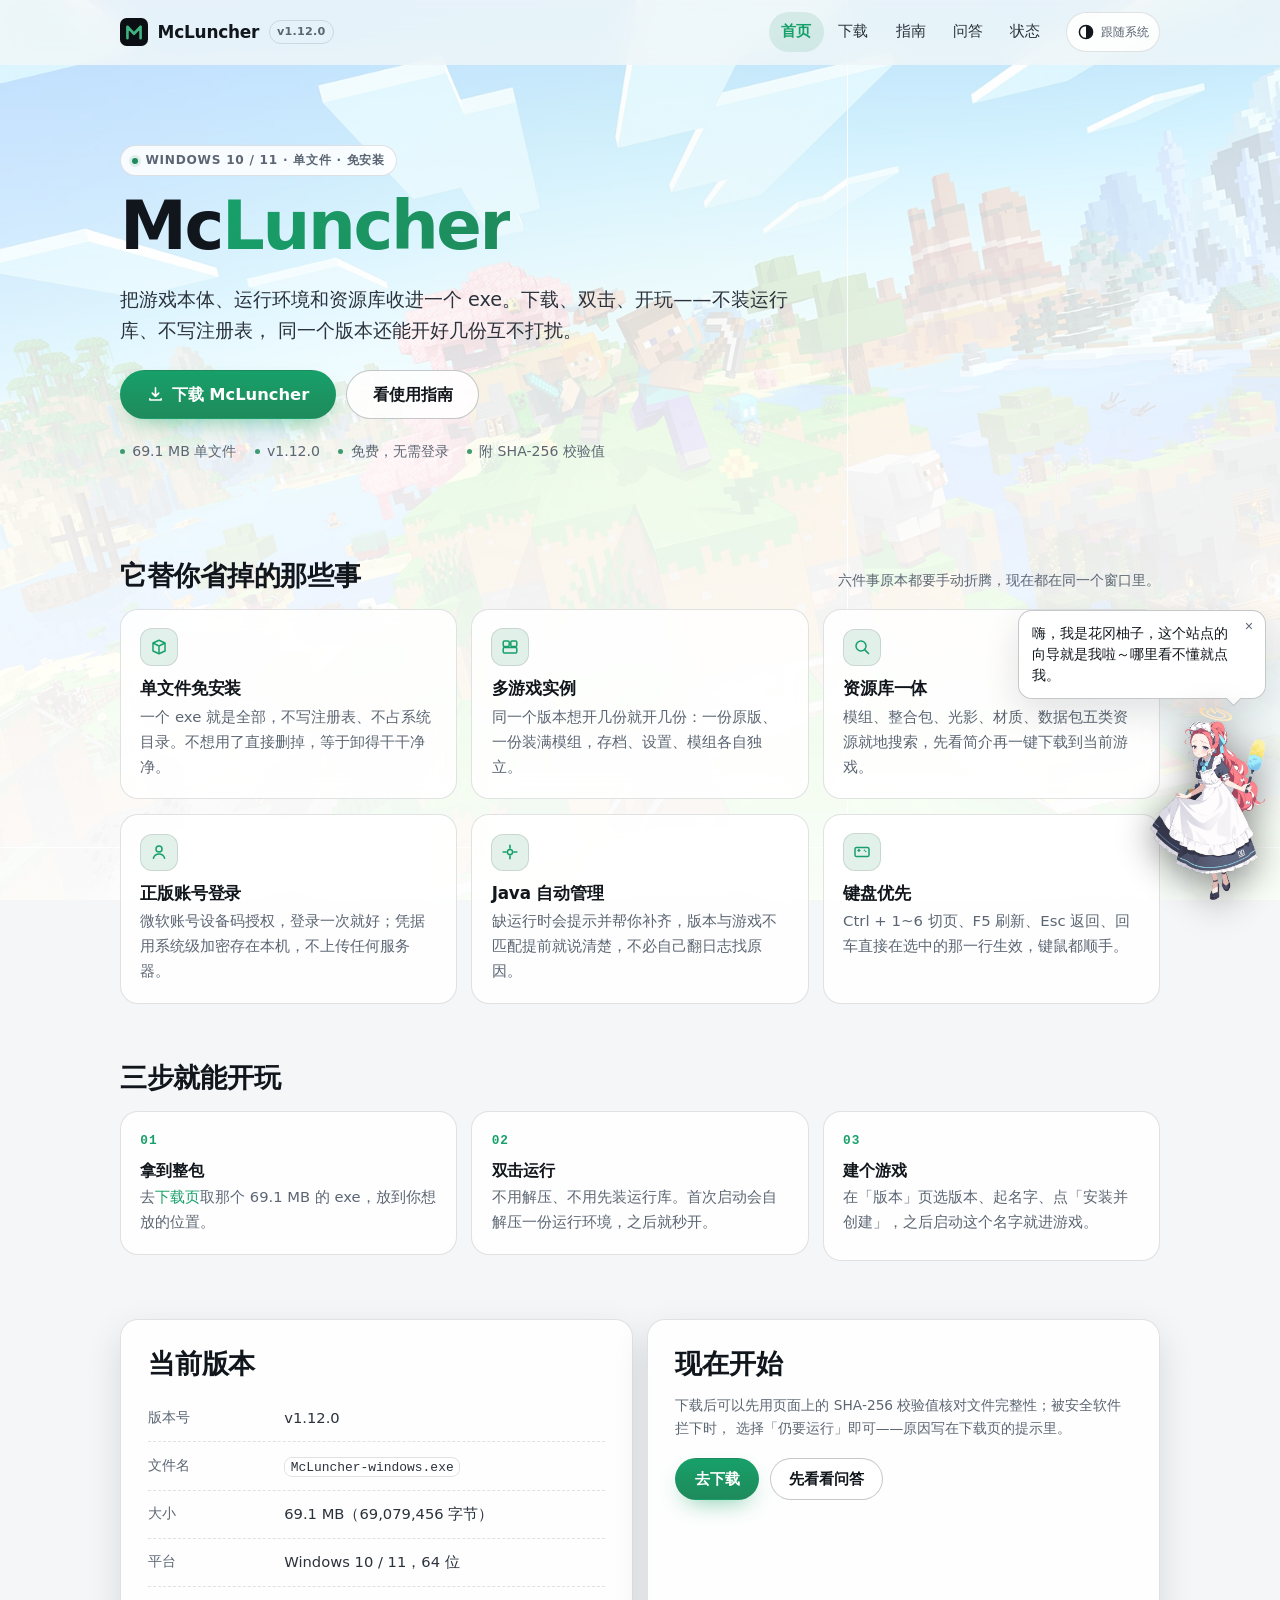
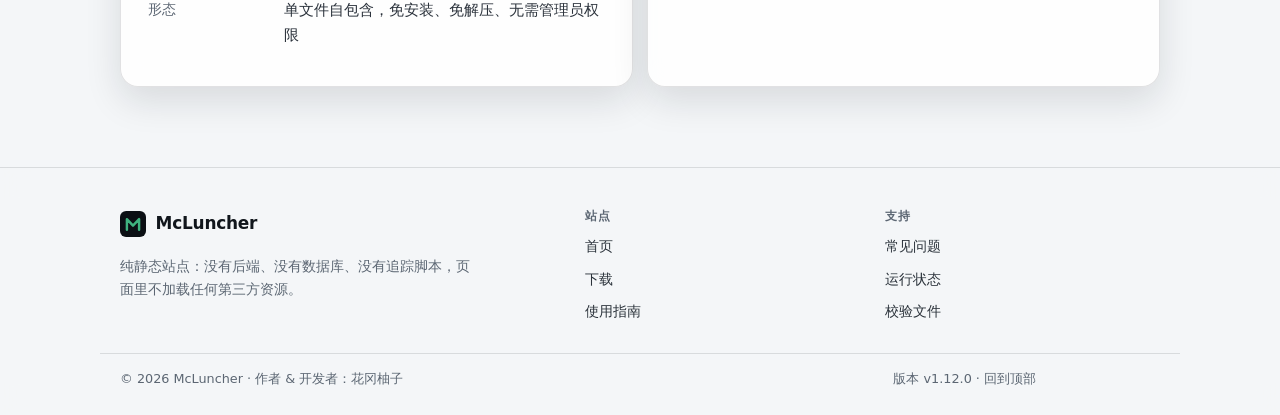
<file: index.html>
<!DOCTYPE html>
<html lang="zh-CN" data-theme="dark" data-theme-mode="auto">
<head>
<meta charset="utf-8">
<meta name="viewport" content="width=device-width, initial-scale=1">
<title>McLuncher · 我的世界启动器，一个 exe 装下全部</title>
<meta name="description" content="McLuncher 是单文件免安装的我的世界启动器：多游戏实例、模组与整合包资源库、正版账号登录、Java 运行时自动管理。下载即用，免费无需登录。">
<meta name="color-scheme" content="dark light">
<meta name="theme-color" content="#080a0e" media="(prefers-color-scheme: dark)">
<meta name="theme-color" content="#f4f6f8" media="(prefers-color-scheme: light)">
<link rel="icon" href="assets/img/favicon.svg" type="image/svg+xml">
<link rel="stylesheet" href="assets/css/main.css">
<script>
  /* 首帧前定好配色，避免深色页面闪一下白 */
  (function () {
    try {
      var m = localStorage.getItem("mc.theme") || "auto";
      var dark = m === "auto"
        ? (window.matchMedia && matchMedia("(prefers-color-scheme: dark)").matches)
        : m === "dark";
      var r = document.documentElement;
      r.setAttribute("data-theme-mode", m);
      r.setAttribute("data-theme", dark ? "dark" : "light");
      r.classList.add("has-js");
    } catch (e) {}
  })();
</script>
</head>
<body data-page="home">
<a class="skip" href="#main">跳到正文</a>

<header class="hdr" data-header data-scrolled="false" data-open="false">
  <div class="hdr__inner">
    <a class="brand" href="index.html" aria-label="McLuncher 首页">
      <svg width="28" height="28" viewBox="0 0 64 64" aria-hidden="true" focusable="false">
        <rect width="64" height="64" rx="15" fill="#0b0f14"></rect>
        <path d="M17 46V20l15 16 15-16v26" fill="none" stroke="#3fb27f" stroke-width="6"
              stroke-linecap="round" stroke-linejoin="round"></path>
      </svg>
      <span class="brand__text">McLuncher</span>
      <span class="brand__ver">v1.12.0</span>
    </a>

    <nav class="nav" aria-label="主导航">
      <ul class="nav__list">
        <li><a class="nav__link" href="index.html" aria-current="page">首页</a></li>
        <li><a class="nav__link" href="download.html">下载</a></li>
        <li><a class="nav__link" href="guide.html">指南</a></li>
        <li><a class="nav__link" href="faq.html">问答</a></li>
        <li><a class="nav__link" href="status.html">状态</a></li>
      </ul>
    </nav>

    <div class="hdr__tools">
      <button class="icon-btn" type="button" data-theme-toggle aria-label="切换配色">
        <svg class="icon-auto" width="18" height="18" viewBox="0 0 18 18" aria-hidden="true">
          <circle cx="9" cy="9" r="6.6" fill="none" stroke="currentColor" stroke-width="1.5"></circle>
          <path d="M9 2.4a6.6 6.6 0 0 1 0 13.2z" fill="currentColor"></path>
        </svg>
        <svg class="icon-sun" width="18" height="18" viewBox="0 0 18 18" aria-hidden="true">
          <circle cx="9" cy="9" r="3.6" fill="none" stroke="currentColor" stroke-width="1.5"></circle>
          <path d="M9 1v2M9 15v2M1 9h2M15 9h2M3.6 3.6l1.4 1.4M13 13l1.4 1.4M14.4 3.6L13 5M5 13l-1.4 1.4"
                stroke="currentColor" stroke-width="1.5" stroke-linecap="round"></path>
        </svg>
        <svg class="icon-moon" width="18" height="18" viewBox="0 0 18 18" aria-hidden="true">
          <path d="M14.8 11.4A6.2 6.2 0 0 1 6.6 3.2a6.6 6.6 0 1 0 8.2 8.2z" fill="none"
                stroke="currentColor" stroke-width="1.5" stroke-linejoin="round"></path>
        </svg>
        <span class="theme-label" data-theme-label>跟随系统</span>
      </button>
      <button class="icon-btn nav-toggle" type="button" data-nav-toggle aria-expanded="false" aria-label="打开导航菜单">
        <svg width="18" height="18" viewBox="0 0 18 18" aria-hidden="true">
          <path d="M2 4.5h14M2 9h14M2 13.5h14" stroke="currentColor" stroke-width="1.7"
                stroke-linecap="round"></path>
        </svg>
      </button>
    </div>
  </div>
</header>

<main id="main">
  <div class="wrap">

    <section class="hero">
      <p class="eyebrow">Windows 10 / 11 · 单文件 · 免安装</p>
      <h1 class="hero__title">Mc<span>Luncher</span></h1>
      <p class="hero__lead">
        把游戏本体、运行环境和资源库收进一个 exe。下载、双击、开玩——不装运行库、不写注册表，
        同一个版本还能开好几份互不打扰。
      </p>
      <div class="actions">
        <a class="btn btn--primary btn--lg" href="download.html">
          <svg width="17" height="17" viewBox="0 0 18 18" aria-hidden="true">
            <path d="M9 2v9m0 0 3.4-3.4M9 11 5.6 7.6M3 13.5v1.3h12v-1.3"
                  fill="none" stroke="currentColor" stroke-width="1.7"
                  stroke-linecap="round" stroke-linejoin="round"></path>
          </svg>
          下载 McLuncher
        </a>
        <a class="btn btn--lg" href="guide.html">看使用指南</a>
      </div>
      <ul class="facts">
        <li>69.1 MB 单文件</li>
        <li>v1.12.0</li>
        <li>免费，无需登录</li>
        <li>附 SHA-256 校验值</li>
      </ul>
    </section>

    <section class="section" data-reveal>
      <div class="section__head">
        <h2>它替你省掉的那些事</h2>
        <p class="muted small">六件事原本都要手动折腾，现在都在同一个窗口里。</p>
      </div>

      <div class="grid grid--3">
        <article class="card">
          <span class="card__icon" aria-hidden="true">
            <svg width="18" height="18" viewBox="0 0 18 18">
              <path d="M9 2.2 15 5v8L9 15.8 3 13V5z" fill="none" stroke="currentColor"
                    stroke-width="1.5" stroke-linejoin="round"></path>
              <path d="M3 5l6 3 6-3M9 8v7.8" fill="none" stroke="currentColor"
                    stroke-width="1.5" stroke-linejoin="round"></path>
            </svg>
          </span>
          <h3>单文件免安装</h3>
          <p>一个 exe 就是全部，不写注册表、不占系统目录。不想用了直接删掉，等于卸得干干净净。</p>
        </article>

        <article class="card">
          <span class="card__icon" aria-hidden="true">
            <svg width="18" height="18" viewBox="0 0 18 18">
              <rect x="2.2" y="3" width="6" height="5.4" rx="1.2" fill="none"
                    stroke="currentColor" stroke-width="1.5"></rect>
              <rect x="9.8" y="3" width="6" height="5.4" rx="1.2" fill="none"
                    stroke="currentColor" stroke-width="1.5"></rect>
              <rect x="2.2" y="9.6" width="13.6" height="5.4" rx="1.2" fill="none"
                    stroke="currentColor" stroke-width="1.5"></rect>
            </svg>
          </span>
          <h3>多游戏实例</h3>
          <p>同一个版本想开几份就开几份：一份原版、一份装满模组，存档、设置、模组各自独立。</p>
        </article>

        <article class="card">
          <span class="card__icon" aria-hidden="true">
            <svg width="18" height="18" viewBox="0 0 18 18">
              <circle cx="8" cy="8" r="5" fill="none" stroke="currentColor" stroke-width="1.5"></circle>
              <path d="M11.6 11.6 15.5 15.5" stroke="currentColor" stroke-width="1.7"
                    stroke-linecap="round"></path>
            </svg>
          </span>
          <h3>资源库一体</h3>
          <p>模组、整合包、光影、材质、数据包五类资源就地搜索，先看简介再一键下载到当前游戏。</p>
        </article>

        <article class="card">
          <span class="card__icon" aria-hidden="true">
            <svg width="18" height="18" viewBox="0 0 18 18">
              <circle cx="9" cy="6" r="3" fill="none" stroke="currentColor" stroke-width="1.5"></circle>
              <path d="M3.4 15.2a5.8 5.8 0 0 1 11.2 0" fill="none" stroke="currentColor"
                    stroke-width="1.5" stroke-linecap="round"></path>
            </svg>
          </span>
          <h3>正版账号登录</h3>
          <p>微软账号设备码授权，登录一次就好；凭据用系统级加密存在本机，不上传任何服务器。</p>
        </article>

        <article class="card">
          <span class="card__icon" aria-hidden="true">
            <svg width="18" height="18" viewBox="0 0 18 18">
              <path d="M9 2.2v3M9 12.8v3M2.2 9h3M12.8 9h3" stroke="currentColor"
                    stroke-width="1.6" stroke-linecap="round"></path>
              <circle cx="9" cy="9" r="2.6" fill="none" stroke="currentColor" stroke-width="1.5"></circle>
            </svg>
          </span>
          <h3>Java 自动管理</h3>
          <p>缺运行时会提示并帮你补齐，版本与游戏不匹配提前就说清楚，不必自己翻日志找原因。</p>
        </article>

        <article class="card">
          <span class="card__icon" aria-hidden="true">
            <svg width="18" height="18" viewBox="0 0 18 18">
              <rect x="2" y="4.4" width="14" height="9.2" rx="1.6" fill="none"
                    stroke="currentColor" stroke-width="1.5"></rect>
              <path d="M5 7.4h1.8M5.9 6.5v1.8M11.4 7.2h.02M12.8 8.6h.02" stroke="currentColor"
                    stroke-width="1.5" stroke-linecap="round"></path>
            </svg>
          </span>
          <h3>键盘优先</h3>
          <p>Ctrl + 1~6 切页、F5 刷新、Esc 返回、回车直接在选中的那一行生效，键鼠都顺手。</p>
        </article>
      </div>
    </section>

    <section class="section" data-reveal>
      <div class="section__head">
        <h2>三步就能开玩</h2>
      </div>
      <ol class="steps">
        <li class="step">
          <h3>拿到整包</h3>
          <p>去<a href="download.html">下载页</a>取那个 69.1 MB 的 exe，放到你想放的位置。</p>
        </li>
        <li class="step">
          <h3>双击运行</h3>
          <p>不用解压、不用先装运行库。首次启动会自解压一份运行环境，之后就秒开。</p>
        </li>
        <li class="step">
          <h3>建个游戏</h3>
          <p>在「版本」页选版本、起名字、点「安装并创建」，之后启动这个名字就进游戏。</p>
        </li>
      </ol>
    </section>

    <section class="section" data-reveal>
      <div class="grid">
        <div class="panel">
          <h2>当前版本</h2>
          <dl class="spec">
            <div class="spec__row">
              <dt>版本号</dt>
              <dd>v1.12.0</dd>
            </div>
            <div class="spec__row">
              <dt>文件名</dt>
              <dd><code>McLuncher-windows.exe</code></dd>
            </div>
            <div class="spec__row">
              <dt>大小</dt>
              <dd>69.1 MB（69,079,456 字节）</dd>
            </div>
            <div class="spec__row">
              <dt>平台</dt>
              <dd>Windows 10 / 11，64 位</dd>
            </div>
            <div class="spec__row">
              <dt>形态</dt>
              <dd>单文件自包含，免安装、免解压、无需管理员权限</dd>
            </div>
          </dl>
        </div>

        <div class="panel">
          <h2>现在开始</h2>
          <p class="muted small">
            下载后可以先用页面上的 SHA-256 校验值核对文件完整性；被安全软件拦下时，
            选择「仍要运行」即可——原因写在下载页的提示里。
          </p>
          <div class="actions" style="margin-top:1.1rem">
            <a class="btn btn--primary" href="download.html">去下载</a>
            <a class="btn" href="faq.html">先看看问答</a>
          </div>
        </div>
      </div>
    </section>

  </div>
</main>

<footer class="ftr">
  <div class="ftr__inner">
    <div class="ftr__brand">
      <a class="brand" href="index.html">
        <svg width="26" height="26" viewBox="0 0 64 64" aria-hidden="true" focusable="false">
          <rect width="64" height="64" rx="15" fill="#0b0f14"></rect>
          <path d="M17 46V20l15 16 15-16v26" fill="none" stroke="#3fb27f" stroke-width="6"
                stroke-linecap="round" stroke-linejoin="round"></path>
        </svg>
        <span class="brand__text">McLuncher</span>
      </a>
      <p>纯静态站点：没有后端、没有数据库、没有追踪脚本，页面里不加载任何第三方资源。</p>
    </div>

    <div>
      <h4>站点</h4>
      <ul>
        <li><a href="index.html">首页</a></li>
        <li><a href="download.html">下载</a></li>
        <li><a href="guide.html">使用指南</a></li>
      </ul>
    </div>

    <div>
      <h4>支持</h4>
      <ul>
        <li><a href="faq.html">常见问题</a></li>
        <li><a href="status.html">运行状态</a></li>
        <li><a href="guide.html#verify">校验文件</a></li>
      </ul>
    </div>
  </div>

  <div class="ftr__bottom">
    <span>© <span data-year>2026</span> McLuncher · 作者 &amp; 开发者：花冈柚子</span>
    <span>版本 v1.12.0 · <a href="#main">回到顶部</a></span>
  </div>
</footer>

<script src="assets/js/site.js"></script>
</body>
</html>
</file>
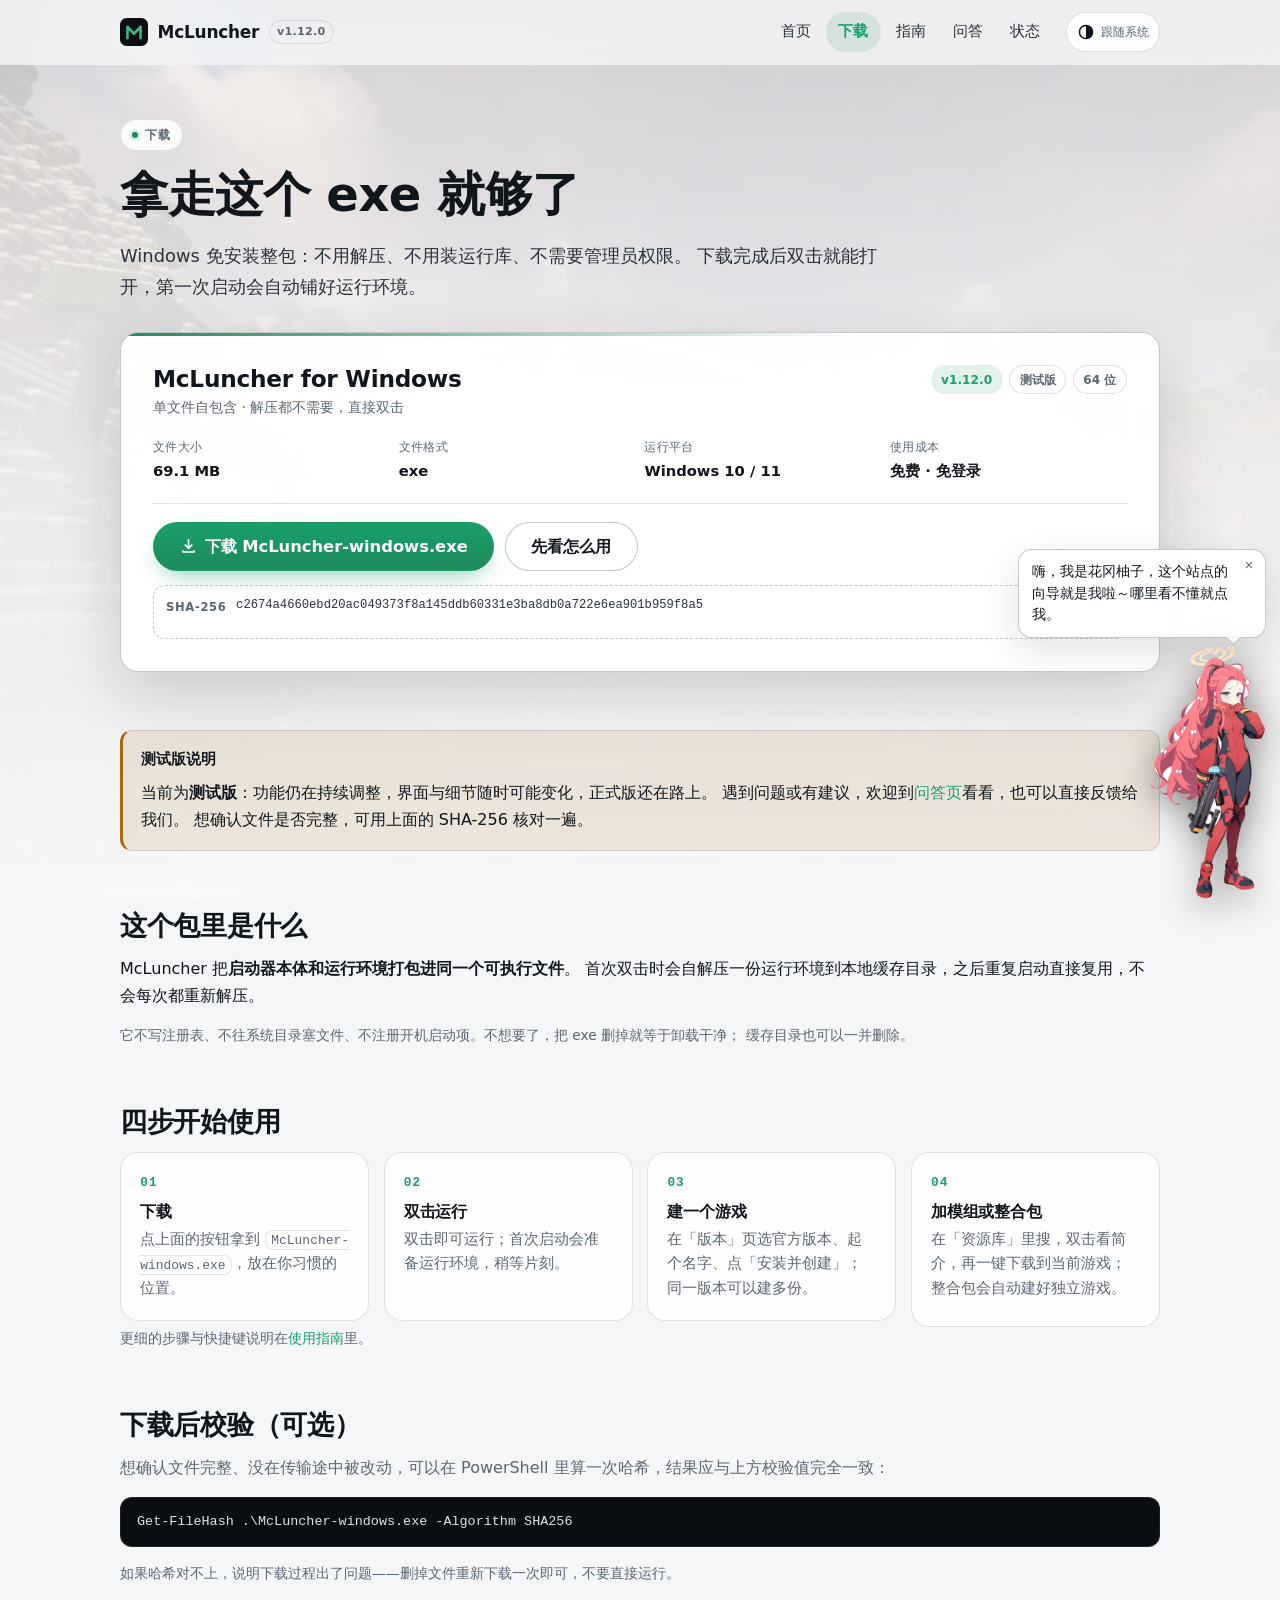
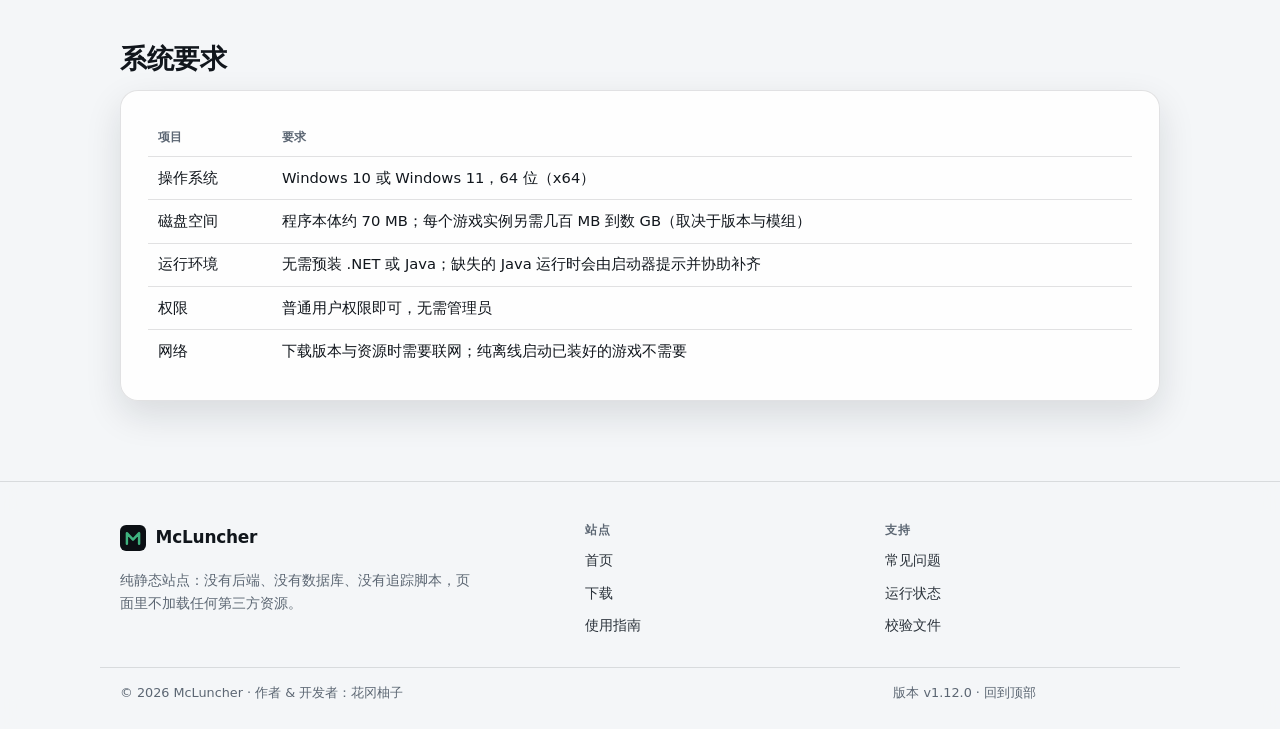
<file: download.html>
<!DOCTYPE html>
<html lang="zh-CN" data-theme="dark" data-theme-mode="auto">
<head>
<meta charset="utf-8">
<meta name="viewport" content="width=device-width, initial-scale=1">
<title>下载 · McLuncher</title>
<meta name="description" content="下载 McLuncher Windows 免安装整包（v1.12.0，69.1 MB 单文件），双击即用，附 SHA-256 校验值与系统要求。">
<meta name="color-scheme" content="dark light">
<meta name="theme-color" content="#080a0e" media="(prefers-color-scheme: dark)">
<meta name="theme-color" content="#f4f6f8" media="(prefers-color-scheme: light)">
<link rel="icon" href="assets/img/favicon.svg" type="image/svg+xml">
<link rel="stylesheet" href="assets/css/main.css">
<script>
  (function () {
    try {
      var m = localStorage.getItem("mc.theme") || "auto";
      var dark = m === "auto"
        ? (window.matchMedia && matchMedia("(prefers-color-scheme: dark)").matches)
        : m === "dark";
      var r = document.documentElement;
      r.setAttribute("data-theme-mode", m);
      r.setAttribute("data-theme", dark ? "dark" : "light");
      r.classList.add("has-js");
    } catch (e) {}
  })();
</script>
</head>
<body data-page="download">
<a class="skip" href="#main">跳到正文</a>

<header class="hdr" data-header data-scrolled="false" data-open="false">
  <div class="hdr__inner">
    <a class="brand" href="index.html" aria-label="McLuncher 首页">
      <svg width="28" height="28" viewBox="0 0 64 64" aria-hidden="true" focusable="false">
        <rect width="64" height="64" rx="15" fill="#0b0f14"></rect>
        <path d="M17 46V20l15 16 15-16v26" fill="none" stroke="#3fb27f" stroke-width="6"
              stroke-linecap="round" stroke-linejoin="round"></path>
      </svg>
      <span class="brand__text">McLuncher</span>
      <span class="brand__ver">v1.12.0</span>
    </a>

    <nav class="nav" aria-label="主导航">
      <ul class="nav__list">
        <li><a class="nav__link" href="index.html">首页</a></li>
        <li><a class="nav__link" href="download.html" aria-current="page">下载</a></li>
        <li><a class="nav__link" href="guide.html">指南</a></li>
        <li><a class="nav__link" href="faq.html">问答</a></li>
        <li><a class="nav__link" href="status.html">状态</a></li>
      </ul>
    </nav>

    <div class="hdr__tools">
      <button class="icon-btn" type="button" data-theme-toggle aria-label="切换配色">
        <svg class="icon-auto" width="18" height="18" viewBox="0 0 18 18" aria-hidden="true">
          <circle cx="9" cy="9" r="6.6" fill="none" stroke="currentColor" stroke-width="1.5"></circle>
          <path d="M9 2.4a6.6 6.6 0 0 1 0 13.2z" fill="currentColor"></path>
        </svg>
        <svg class="icon-sun" width="18" height="18" viewBox="0 0 18 18" aria-hidden="true">
          <circle cx="9" cy="9" r="3.6" fill="none" stroke="currentColor" stroke-width="1.5"></circle>
          <path d="M9 1v2M9 15v2M1 9h2M15 9h2M3.6 3.6l1.4 1.4M13 13l1.4 1.4M14.4 3.6L13 5M5 13l-1.4 1.4"
                stroke="currentColor" stroke-width="1.5" stroke-linecap="round"></path>
        </svg>
        <svg class="icon-moon" width="18" height="18" viewBox="0 0 18 18" aria-hidden="true">
          <path d="M14.8 11.4A6.2 6.2 0 0 1 6.6 3.2a6.6 6.6 0 1 0 8.2 8.2z" fill="none"
                stroke="currentColor" stroke-width="1.5" stroke-linejoin="round"></path>
        </svg>
        <span class="theme-label" data-theme-label>跟随系统</span>
      </button>
      <button class="icon-btn nav-toggle" type="button" data-nav-toggle aria-expanded="false" aria-label="打开导航菜单">
        <svg width="18" height="18" viewBox="0 0 18 18" aria-hidden="true">
          <path d="M2 4.5h14M2 9h14M2 13.5h14" stroke="currentColor" stroke-width="1.7"
                stroke-linecap="round"></path>
        </svg>
      </button>
    </div>
  </div>
</header>

<main id="main">
  <div class="wrap">

    <div class="page-head">
      <p class="eyebrow">下载</p>
      <h1>拿走这个 exe 就够了</h1>
      <p class="lead">
        Windows 免安装整包：不用解压、不用装运行库、不需要管理员权限。
        下载完成后双击就能打开，第一次启动会自动铺好运行环境。
      </p>
    </div>

    <section class="section" style="margin-top:1.4rem" data-reveal>
      <div class="dl">
        <div class="dl__top">
          <div>
            <h2 class="dl__name">McLuncher for Windows</h2>
            <p class="dl__sub">单文件自包含 · 解压都不需要，直接双击</p>
          </div>
          <div class="chips">
            <span class="chip chip--accent">v1.12.0</span>
            <span class="chip">测试版</span>
            <span class="chip">64 位</span>
          </div>
        </div>

        <dl class="dl__meta">
          <div>
            <dt>文件大小</dt>
            <dd>69.1 MB</dd>
          </div>
          <div>
            <dt>文件格式</dt>
            <dd>exe</dd>
          </div>
          <div>
            <dt>运行平台</dt>
            <dd>Windows 10 / 11</dd>
          </div>
          <div>
            <dt>使用成本</dt>
            <dd>免费 · 免登录</dd>
          </div>
        </dl>

        <div class="actions">
          <a class="btn btn--primary btn--lg" href="downloads/McLuncher-windows.exe" download>
            <svg width="17" height="17" viewBox="0 0 18 18" aria-hidden="true">
              <path d="M9 2v9m0 0 3.4-3.4M9 11 5.6 7.6M3 13.5v1.3h12v-1.3"
                    fill="none" stroke="currentColor" stroke-width="1.7"
                    stroke-linecap="round" stroke-linejoin="round"></path>
            </svg>
            下载 McLuncher-windows.exe
          </a>
          <a class="btn btn--lg" href="guide.html">先看怎么用</a>
        </div>

        <div class="sha">
          <span class="sha__label">SHA-256</span>
          <span class="sha__value">c2674a4660ebd20ac049373f8a145ddb60331e3ba8db0a722e6ea901b959f8a5</span>
          <button class="copy-btn" type="button"
                  data-copy="c2674a4660ebd20ac049373f8a145ddb60331e3ba8db0a722e6ea901b959f8a5">复制</button>
        </div>
      </div>
    </section>

    <section class="section" data-reveal>
      <div class="notice">
        <p class="notice__title">测试版说明</p>
        <p>
          当前为<strong>测试版</strong>：功能仍在持续调整，界面与细节随时可能变化，正式版还在路上。
          遇到问题或有建议，欢迎到<a href="faq.html">问答页</a>看看，也可以直接反馈给我们。
          想确认文件是否完整，可用上面的 SHA-256 核对一遍。
        </p>
      </div>
    </section>

    <section class="section" data-reveal>
      <h2>这个包里是什么</h2>
      <p>
        McLuncher 把<strong>启动器本体和运行环境打包进同一个可执行文件</strong>。
        首次双击时会自解压一份运行环境到本地缓存目录，之后重复启动直接复用，不会每次都重新解压。
      </p>
      <p class="muted small">
        它不写注册表、不往系统目录塞文件、不注册开机启动项。不想要了，把 exe 删掉就等于卸载干净；
        缓存目录也可以一并删除。
      </p>
    </section>

    <section class="section" data-reveal>
      <h2>四步开始使用</h2>
      <ol class="steps">
        <li class="step">
          <h3>下载</h3>
          <p>点上面的按钮拿到 <code>McLuncher-windows.exe</code>，放在你习惯的位置。</p>
        </li>
        <li class="step">
          <h3>双击运行</h3>
          <p>双击即可运行；首次启动会准备运行环境，稍等片刻。</p>
        </li>
        <li class="step">
          <h3>建一个游戏</h3>
          <p>在「版本」页选官方版本、起个名字、点「安装并创建」；同一版本可以建多份。</p>
        </li>
        <li class="step">
          <h3>加模组或整合包</h3>
          <p>在「资源库」里搜，双击看简介，再一键下载到当前游戏；整合包会自动建好独立游戏。</p>
        </li>
      </ol>
      <p class="muted small">更细的步骤与快捷键说明在<a href="guide.html">使用指南</a>里。</p>
    </section>

    <section class="section" id="verify" data-reveal>
      <h2>下载后校验（可选）</h2>
      <p class="muted">
        想确认文件完整、没在传输途中被改动，可以在 PowerShell 里算一次哈希，结果应与上方校验值完全一致：
      </p>
      <pre class="code-block">Get-FileHash .\McLuncher-windows.exe -Algorithm SHA256</pre>
      <p class="muted small">
        如果哈希对不上，说明下载过程出了问题——删掉文件重新下载一次即可，不要直接运行。
      </p>
    </section>

    <section class="section" data-reveal>
      <h2>系统要求</h2>
      <div class="panel">
        <table class="shortcuts">
          <thead>
            <tr>
              <th scope="col">项目</th>
              <th scope="col">要求</th>
            </tr>
          </thead>
          <tbody>
            <tr>
              <td>操作系统</td>
              <td>Windows 10 或 Windows 11，64 位（x64）</td>
            </tr>
            <tr>
              <td>磁盘空间</td>
              <td>程序本体约 70 MB；每个游戏实例另需几百 MB 到数 GB（取决于版本与模组）</td>
            </tr>
            <tr>
              <td>运行环境</td>
              <td>无需预装 .NET 或 Java；缺失的 Java 运行时会由启动器提示并协助补齐</td>
            </tr>
            <tr>
              <td>权限</td>
              <td>普通用户权限即可，无需管理员</td>
            </tr>
            <tr>
              <td>网络</td>
              <td>下载版本与资源时需要联网；纯离线启动已装好的游戏不需要</td>
            </tr>
          </tbody>
        </table>
      </div>
    </section>

  </div>
</main>

<footer class="ftr">
  <div class="ftr__inner">
    <div class="ftr__brand">
      <a class="brand" href="index.html">
        <svg width="26" height="26" viewBox="0 0 64 64" aria-hidden="true" focusable="false">
          <rect width="64" height="64" rx="15" fill="#0b0f14"></rect>
          <path d="M17 46V20l15 16 15-16v26" fill="none" stroke="#3fb27f" stroke-width="6"
                stroke-linecap="round" stroke-linejoin="round"></path>
        </svg>
        <span class="brand__text">McLuncher</span>
      </a>
      <p>纯静态站点：没有后端、没有数据库、没有追踪脚本，页面里不加载任何第三方资源。</p>
    </div>

    <div>
      <h4>站点</h4>
      <ul>
        <li><a href="index.html">首页</a></li>
        <li><a href="download.html">下载</a></li>
        <li><a href="guide.html">使用指南</a></li>
      </ul>
    </div>

    <div>
      <h4>支持</h4>
      <ul>
        <li><a href="faq.html">常见问题</a></li>
        <li><a href="status.html">运行状态</a></li>
        <li><a href="guide.html#verify">校验文件</a></li>
      </ul>
    </div>
  </div>

  <div class="ftr__bottom">
    <span>© <span data-year>2026</span> McLuncher · 作者 &amp; 开发者：花冈柚子</span>
    <span>版本 v1.12.0 · <a href="#main">回到顶部</a></span>
  </div>
</footer>

<script src="assets/js/site.js"></script>
</body>
</html>
</file>
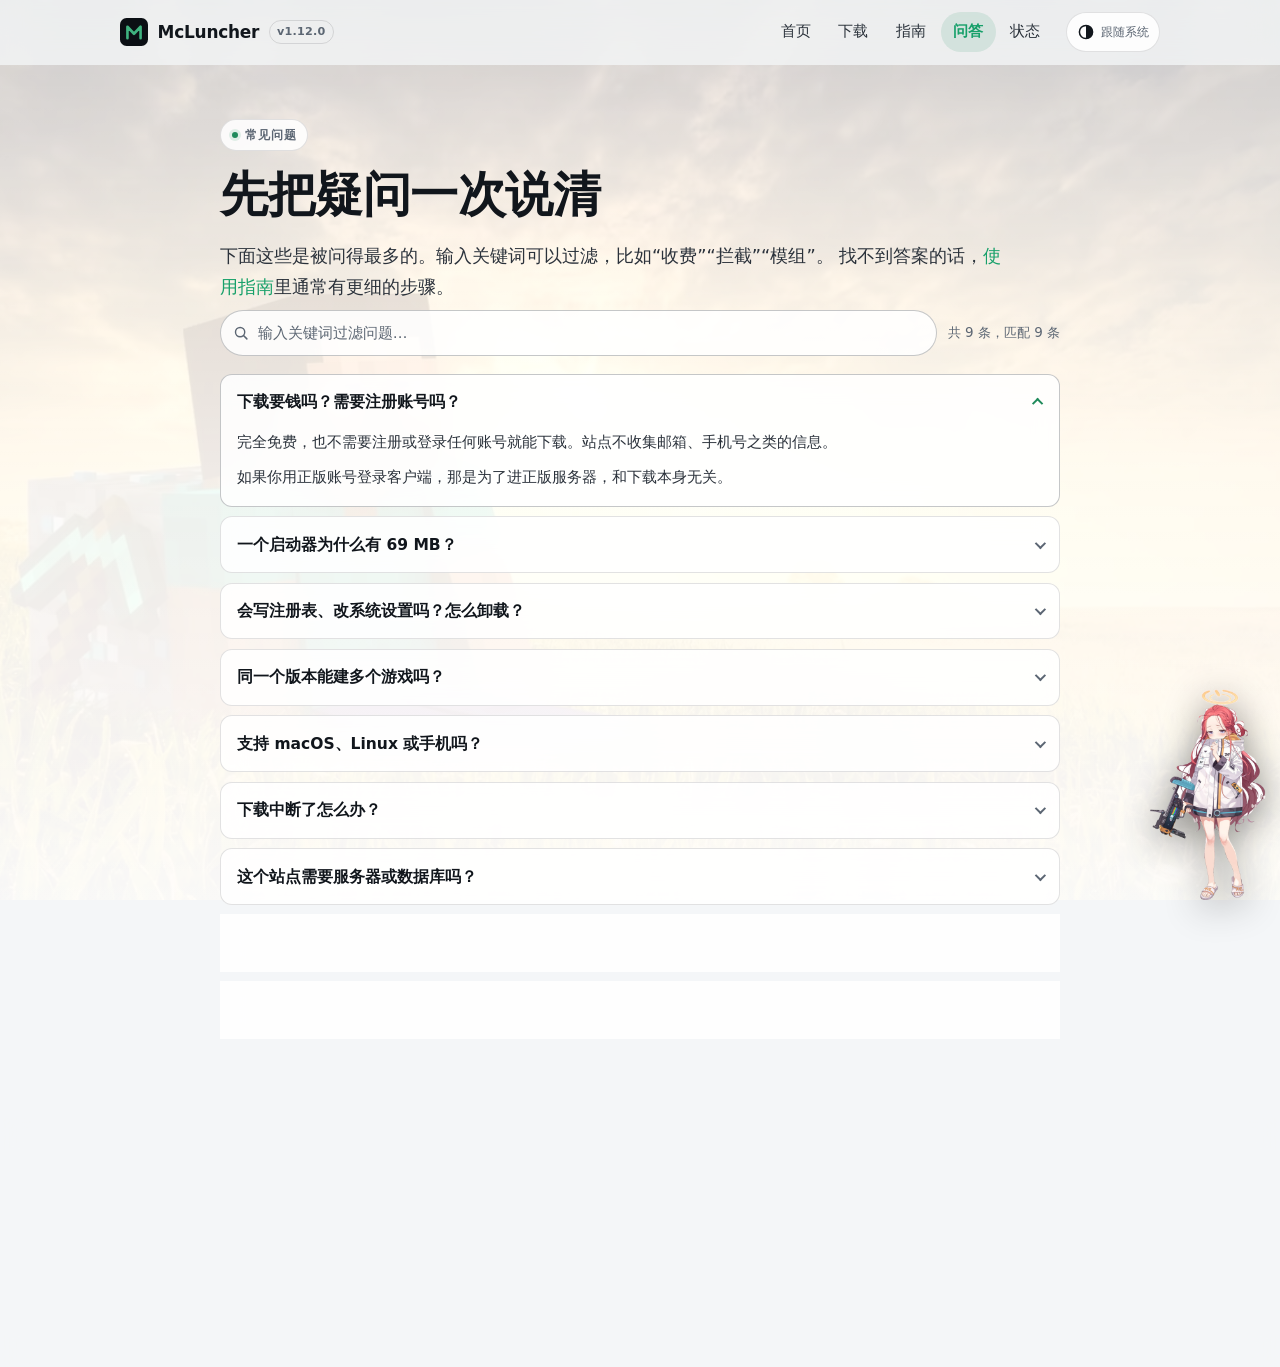
<file: faq.html>
<!DOCTYPE html>
<html lang="zh-CN" data-theme="dark" data-theme-mode="auto">
<head>
<meta charset="utf-8">
<meta name="viewport" content="width=device-width, initial-scale=1">
<title>常见问题 · McLuncher</title>
<meta name="description" content="McLuncher 常见问题：是否收费、是否正式版、安全软件拦截、包体积、系统支持、多实例与断点续传等。">
<meta name="color-scheme" content="dark light">
<meta name="theme-color" content="#080a0e" media="(prefers-color-scheme: dark)">
<meta name="theme-color" content="#f4f6f8" media="(prefers-color-scheme: light)">
<link rel="icon" href="assets/img/favicon.svg" type="image/svg+xml">
<link rel="stylesheet" href="assets/css/main.css">
<script>
  (function () {
    try {
      var m = localStorage.getItem("mc.theme") || "auto";
      var dark = m === "auto"
        ? (window.matchMedia && matchMedia("(prefers-color-scheme: dark)").matches)
        : m === "dark";
      var r = document.documentElement;
      r.setAttribute("data-theme-mode", m);
      r.setAttribute("data-theme", dark ? "dark" : "light");
      r.classList.add("has-js");
    } catch (e) {}
  })();
</script>
</head>
<body data-page="faq">
<a class="skip" href="#main">跳到正文</a>

<header class="hdr" data-header data-scrolled="false" data-open="false">
  <div class="hdr__inner">
    <a class="brand" href="index.html" aria-label="McLuncher 首页">
      <svg width="28" height="28" viewBox="0 0 64 64" aria-hidden="true" focusable="false">
        <rect width="64" height="64" rx="15" fill="#0b0f14"></rect>
        <path d="M17 46V20l15 16 15-16v26" fill="none" stroke="#3fb27f" stroke-width="6"
              stroke-linecap="round" stroke-linejoin="round"></path>
      </svg>
      <span class="brand__text">McLuncher</span>
      <span class="brand__ver">v1.12.0</span>
    </a>

    <nav class="nav" aria-label="主导航">
      <ul class="nav__list">
        <li><a class="nav__link" href="index.html">首页</a></li>
        <li><a class="nav__link" href="download.html">下载</a></li>
        <li><a class="nav__link" href="guide.html">指南</a></li>
        <li><a class="nav__link" href="faq.html" aria-current="page">问答</a></li>
        <li><a class="nav__link" href="status.html">状态</a></li>
      </ul>
    </nav>

    <div class="hdr__tools">
      <button class="icon-btn" type="button" data-theme-toggle aria-label="切换配色">
        <svg class="icon-auto" width="18" height="18" viewBox="0 0 18 18" aria-hidden="true">
          <circle cx="9" cy="9" r="6.6" fill="none" stroke="currentColor" stroke-width="1.5"></circle>
          <path d="M9 2.4a6.6 6.6 0 0 1 0 13.2z" fill="currentColor"></path>
        </svg>
        <svg class="icon-sun" width="18" height="18" viewBox="0 0 18 18" aria-hidden="true">
          <circle cx="9" cy="9" r="3.6" fill="none" stroke="currentColor" stroke-width="1.5"></circle>
          <path d="M9 1v2M9 15v2M1 9h2M15 9h2M3.6 3.6l1.4 1.4M13 13l1.4 1.4M14.4 3.6L13 5M5 13l-1.4 1.4"
                stroke="currentColor" stroke-width="1.5" stroke-linecap="round"></path>
        </svg>
        <svg class="icon-moon" width="18" height="18" viewBox="0 0 18 18" aria-hidden="true">
          <path d="M14.8 11.4A6.2 6.2 0 0 1 6.6 3.2a6.6 6.6 0 1 0 8.2 8.2z" fill="none"
                stroke="currentColor" stroke-width="1.5" stroke-linejoin="round"></path>
        </svg>
        <span class="theme-label" data-theme-label>跟随系统</span>
      </button>
      <button class="icon-btn nav-toggle" type="button" data-nav-toggle aria-expanded="false" aria-label="打开导航菜单">
        <svg width="18" height="18" viewBox="0 0 18 18" aria-hidden="true">
          <path d="M2 4.5h14M2 9h14M2 13.5h14" stroke="currentColor" stroke-width="1.7"
                stroke-linecap="round"></path>
        </svg>
      </button>
    </div>
  </div>
</header>

<main id="main">
  <div class="wrap wrap--text">

    <div class="page-head">
      <p class="eyebrow">常见问题</p>
      <h1>先把疑问一次说清</h1>
      <p class="lead">
        下面这些是被问得最多的。输入关键词可以过滤，比如“收费”“拦截”“模组”。
        找不到答案的话，<a href="guide.html">使用指南</a>里通常有更细的步骤。
      </p>
    </div>

    <div class="faq-tools">
      <label class="search">
        <svg width="16" height="16" viewBox="0 0 18 18" aria-hidden="true">
          <circle cx="8" cy="8" r="5.2" fill="none" stroke="currentColor" stroke-width="1.6"></circle>
          <path d="M11.8 11.8 15.6 15.6" stroke="currentColor" stroke-width="1.7"
                stroke-linecap="round"></path>
        </svg>
        <input type="search" data-faq-filter placeholder="输入关键词过滤问题…" aria-label="过滤问题">
      </label>
      <span class="faq-count" data-faq-count>共 11 条</span>
    </div>

    <div class="faq-list">
      <details class="faq-item" data-faq-item open>
        <summary>下载要钱吗？需要注册账号吗？</summary>
        <div class="faq-item__body">
          <p>完全免费，也不需要注册或登录任何账号就能下载。站点不收集邮箱、手机号之类的信息。</p>
          <p>如果你用正版账号登录客户端，那是为了进正版服务器，和下载本身无关。</p>
        </div>
      </details>

      <details class="faq-item" data-faq-item>
        <summary>一个启动器为什么有 69 MB？</summary>
        <div class="faq-item__body">
          <p>
            因为它是<strong>自包含单文件</strong>：.NET 运行环境连同启动器本体一起打包在 exe 里，
            所以你在任何一台 Windows 上都不用先装运行时，双击就跑。
          </p>
          <p class="muted">代价是体积大一点，换来的是“拿到就能用”。</p>
        </div>
      </details>

      <details class="faq-item" data-faq-item>
        <summary>会写注册表、改系统设置吗？怎么卸载？</summary>
        <div class="faq-item__body">
          <p>
            不会写注册表，也不会往系统目录塞文件、注册开机启动项。运行数据只放在用户自己的应用数据目录里。
          </p>
          <p>卸载方式很直接：删掉 exe 文件即可；想更彻底，再把对应的缓存目录一起删掉。</p>
        </div>
      </details>

      <details class="faq-item" data-faq-item>
        <summary>同一个版本能建多个游戏吗？</summary>
        <div class="faq-item__body">
          <p>
            能，而且这是它的主要用法之一。比如 1.20.1 建一份“生存”玩原版，再建一份“生电”装满模组，
            两份的存档、设置、模组目录完全独立，互不影响。
          </p>
          <p>名字在同一台机器上唯一，重名会自动加「（1）」后缀。</p>
        </div>
      </details>

      <details class="faq-item" data-faq-item>
        <summary>支持 macOS、Linux 或手机吗？</summary>
        <div class="faq-item__body">
          <p>目前只提供 Windows 10 / 11 的 64 位版本，其他平台还没有计划中的构建。</p>
        </div>
      </details>

      <details class="faq-item" data-faq-item>
        <summary>下载中断了怎么办？</summary>
        <div class="faq-item__body">
          <p>重新点一次下载就好，支持断点续传，会接着上次的进度继续，不用从头再来。</p>
        </div>
      </details>

      <details class="faq-item" data-faq-item>
        <summary>这个站点需要服务器或数据库吗？</summary>
        <div class="faq-item__body">
          <p>
            不需要。整站是纯静态文件，放在任意静态托管上就能跑，没有后端程序、没有数据库、没有接口限流，
            因此也不会出现“服务器崩了”这类问题。
          </p>
        </div>
      </details>

      <details class="faq-item" data-faq-item>
        <summary>页面支持深色模式吗？</summary>
        <div class="faq-item__body">
          <p>
            支持，而且默认跟随系统。点页头右上角的按钮可以在「跟随系统 → 浅色 → 深色」之间循环，
            选择会记在本地浏览器里，下次打开还是上次的样子。
          </p>
        </div>
      </details>

      <details class="faq-item" data-faq-item>
        <summary>想改站点的文字或下载链接，怎么弄？</summary>
        <div class="faq-item__body">
          <p>
            整站是手写的静态 HTML，没有构建步骤：直接改对应的 <code>.html</code> 文件，刷新即可生效。
            样式集中在 <code>assets/css/main.css</code>，交互集中在 <code>assets/js/site.js</code>。
          </p>
        </div>
      </details>
    </div>

    <p class="faq-empty" data-faq-empty>没有匹配的问题，换个关键词试试？</p>

  </div>
</main>

<footer class="ftr">
  <div class="ftr__inner">
    <div class="ftr__brand">
      <a class="brand" href="index.html">
        <svg width="26" height="26" viewBox="0 0 64 64" aria-hidden="true" focusable="false">
          <rect width="64" height="64" rx="15" fill="#0b0f14"></rect>
          <path d="M17 46V20l15 16 15-16v26" fill="none" stroke="#3fb27f" stroke-width="6"
                stroke-linecap="round" stroke-linejoin="round"></path>
        </svg>
        <span class="brand__text">McLuncher</span>
      </a>
      <p>纯静态站点：没有后端、没有数据库、没有追踪脚本，页面里不加载任何第三方资源。</p>
    </div>

    <div>
      <h4>站点</h4>
      <ul>
        <li><a href="index.html">首页</a></li>
        <li><a href="download.html">下载</a></li>
        <li><a href="guide.html">使用指南</a></li>
      </ul>
    </div>

    <div>
      <h4>支持</h4>
      <ul>
        <li><a href="faq.html">常见问题</a></li>
        <li><a href="status.html">运行状态</a></li>
        <li><a href="guide.html#verify">校验文件</a></li>
      </ul>
    </div>
  </div>

  <div class="ftr__bottom">
    <span>© <span data-year>2026</span> McLuncher · 作者 &amp; 开发者：花冈柚子</span>
    <span>版本 v1.12.0 · <a href="#main">回到顶部</a></span>
  </div>
</footer>

<script src="assets/js/site.js"></script>
</body>
</html>
</file>
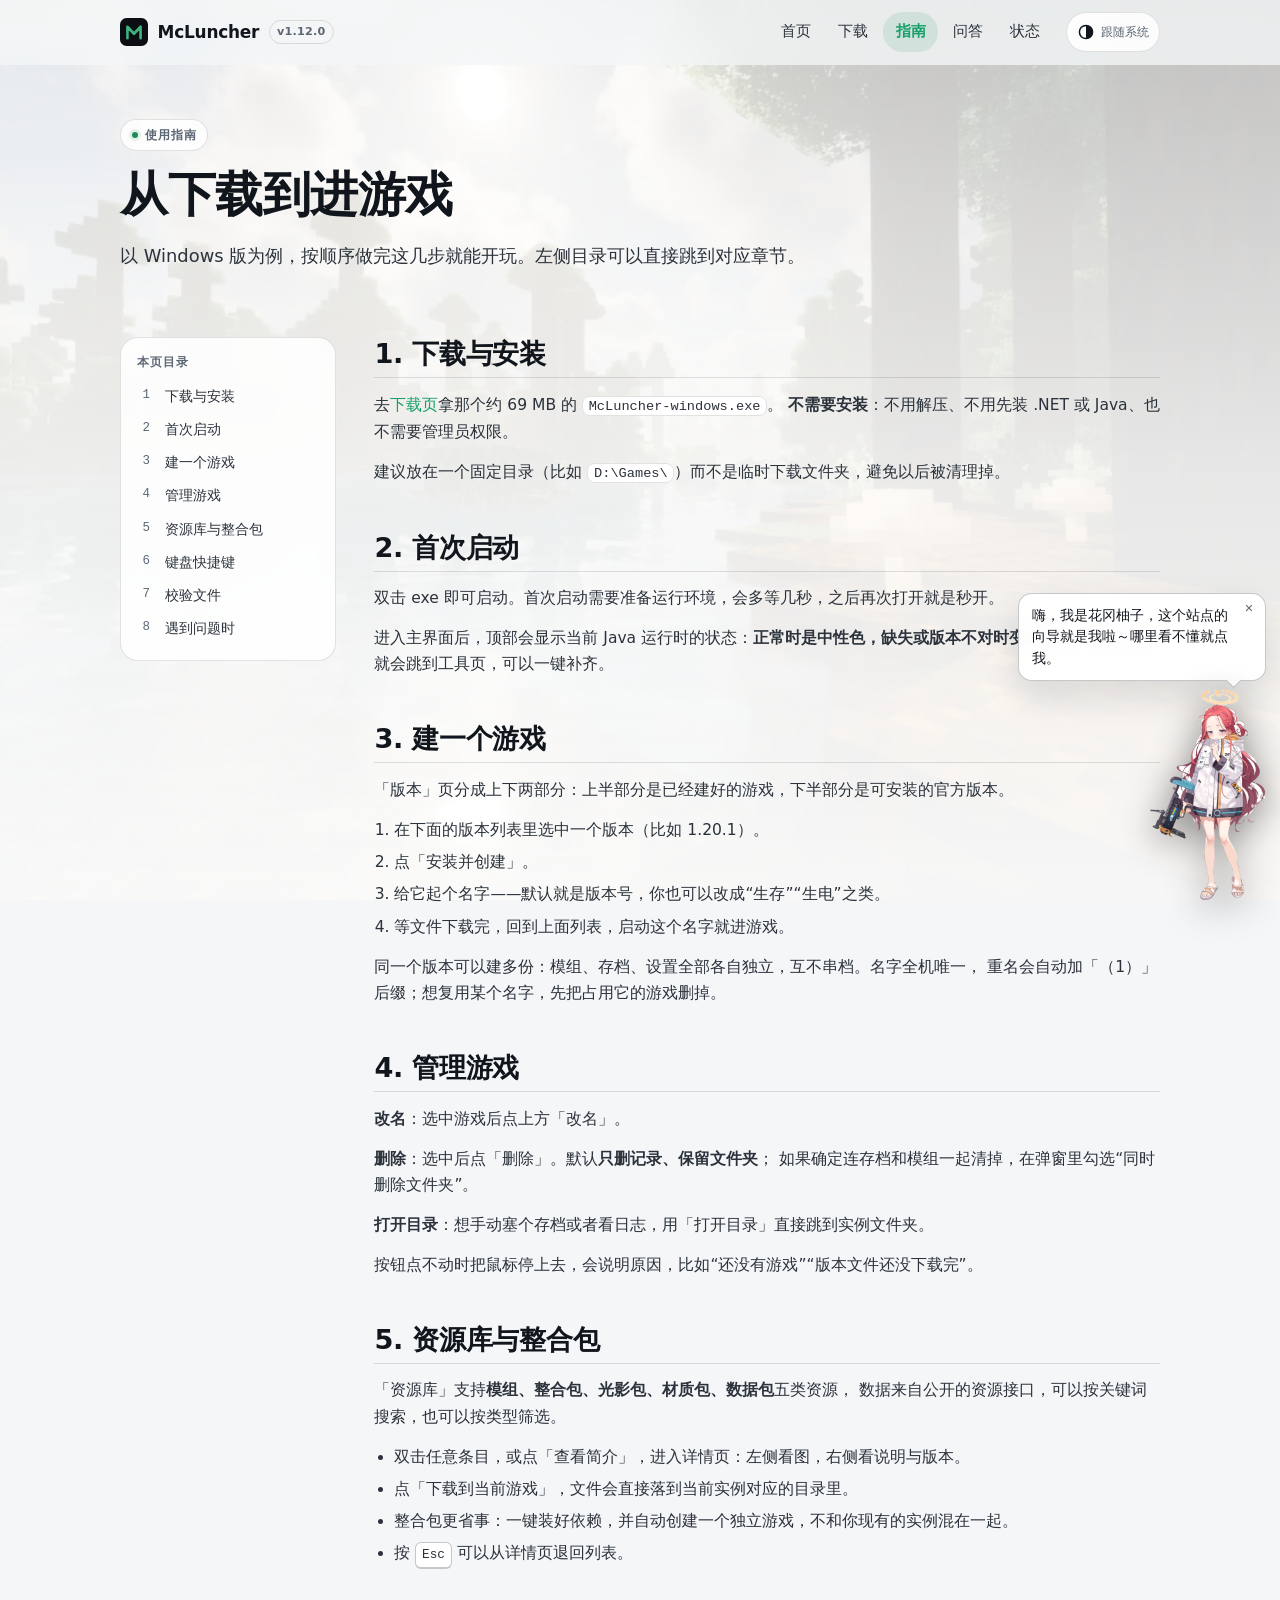
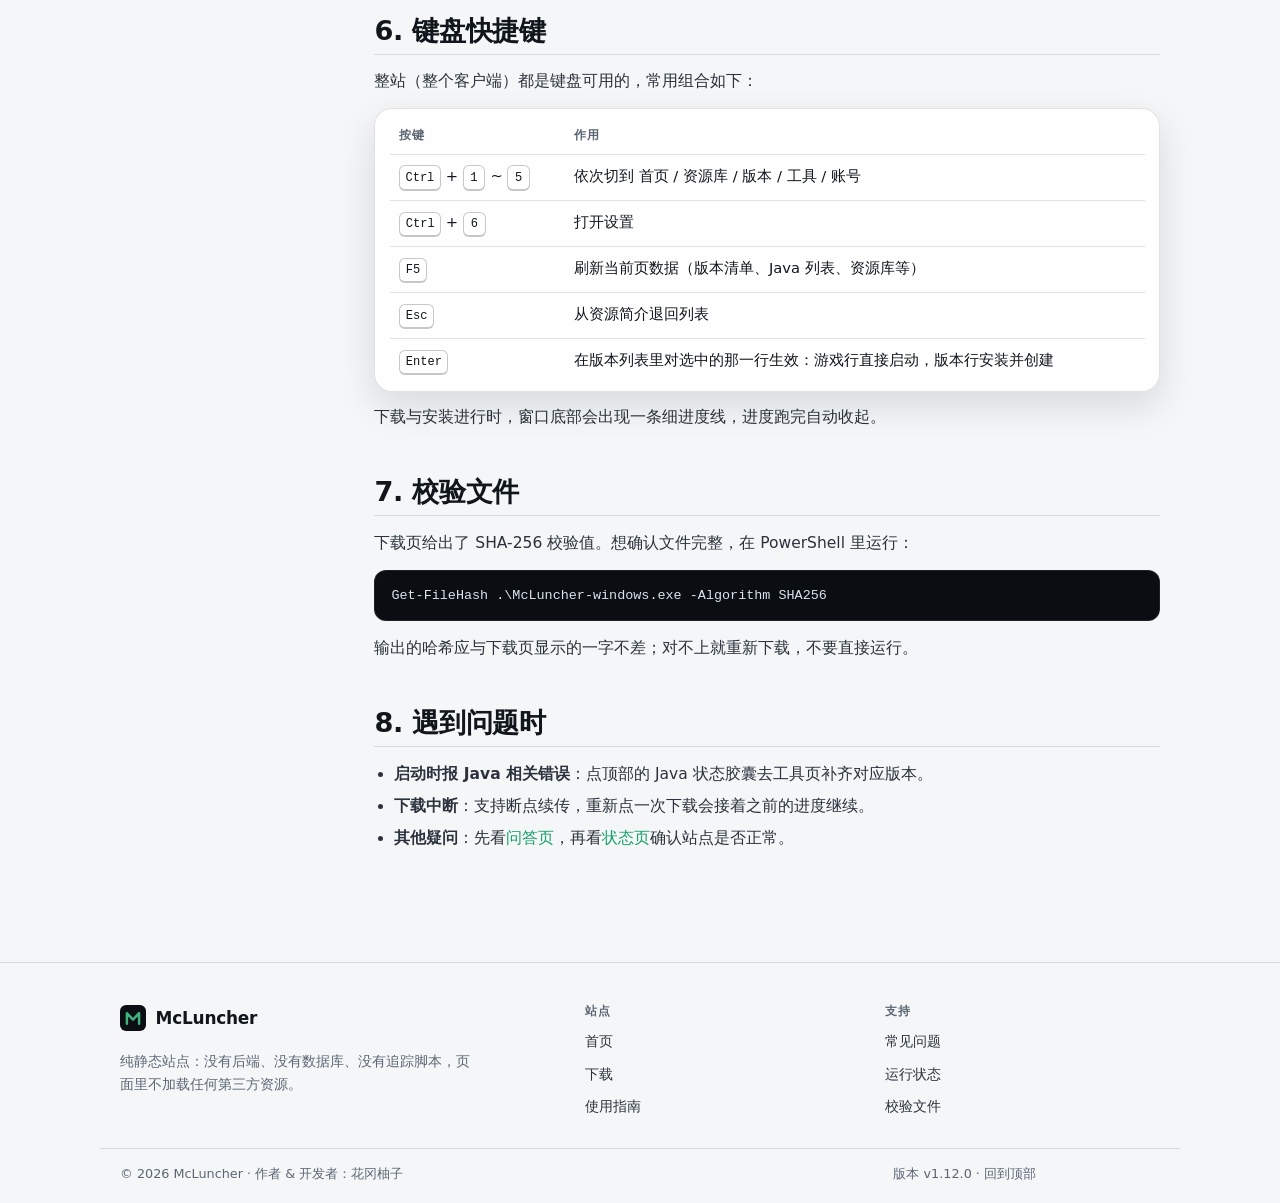
<file: guide.html>
<!DOCTYPE html>
<html lang="zh-CN" data-theme="dark" data-theme-mode="auto">
<head>
<meta charset="utf-8">
<meta name="viewport" content="width=device-width, initial-scale=1">
<title>使用指南 · McLuncher</title>
<meta name="description" content="McLuncher 使用指南：下载与首次启动、创建与管理游戏实例、资源库与整合包、键盘快捷键、文件校验。">
<meta name="color-scheme" content="dark light">
<meta name="theme-color" content="#080a0e" media="(prefers-color-scheme: dark)">
<meta name="theme-color" content="#f4f6f8" media="(prefers-color-scheme: light)">
<link rel="icon" href="assets/img/favicon.svg" type="image/svg+xml">
<link rel="stylesheet" href="assets/css/main.css">
<script>
  (function () {
    try {
      var m = localStorage.getItem("mc.theme") || "auto";
      var dark = m === "auto"
        ? (window.matchMedia && matchMedia("(prefers-color-scheme: dark)").matches)
        : m === "dark";
      var r = document.documentElement;
      r.setAttribute("data-theme-mode", m);
      r.setAttribute("data-theme", dark ? "dark" : "light");
      r.classList.add("has-js");
    } catch (e) {}
  })();
</script>
</head>
<body data-page="guide">
<a class="skip" href="#main">跳到正文</a>

<header class="hdr" data-header data-scrolled="false" data-open="false">
  <div class="hdr__inner">
    <a class="brand" href="index.html" aria-label="McLuncher 首页">
      <svg width="28" height="28" viewBox="0 0 64 64" aria-hidden="true" focusable="false">
        <rect width="64" height="64" rx="15" fill="#0b0f14"></rect>
        <path d="M17 46V20l15 16 15-16v26" fill="none" stroke="#3fb27f" stroke-width="6"
              stroke-linecap="round" stroke-linejoin="round"></path>
      </svg>
      <span class="brand__text">McLuncher</span>
      <span class="brand__ver">v1.12.0</span>
    </a>

    <nav class="nav" aria-label="主导航">
      <ul class="nav__list">
        <li><a class="nav__link" href="index.html">首页</a></li>
        <li><a class="nav__link" href="download.html">下载</a></li>
        <li><a class="nav__link" href="guide.html" aria-current="page">指南</a></li>
        <li><a class="nav__link" href="faq.html">问答</a></li>
        <li><a class="nav__link" href="status.html">状态</a></li>
      </ul>
    </nav>

    <div class="hdr__tools">
      <button class="icon-btn" type="button" data-theme-toggle aria-label="切换配色">
        <svg class="icon-auto" width="18" height="18" viewBox="0 0 18 18" aria-hidden="true">
          <circle cx="9" cy="9" r="6.6" fill="none" stroke="currentColor" stroke-width="1.5"></circle>
          <path d="M9 2.4a6.6 6.6 0 0 1 0 13.2z" fill="currentColor"></path>
        </svg>
        <svg class="icon-sun" width="18" height="18" viewBox="0 0 18 18" aria-hidden="true">
          <circle cx="9" cy="9" r="3.6" fill="none" stroke="currentColor" stroke-width="1.5"></circle>
          <path d="M9 1v2M9 15v2M1 9h2M15 9h2M3.6 3.6l1.4 1.4M13 13l1.4 1.4M14.4 3.6L13 5M5 13l-1.4 1.4"
                stroke="currentColor" stroke-width="1.5" stroke-linecap="round"></path>
        </svg>
        <svg class="icon-moon" width="18" height="18" viewBox="0 0 18 18" aria-hidden="true">
          <path d="M14.8 11.4A6.2 6.2 0 0 1 6.6 3.2a6.6 6.6 0 1 0 8.2 8.2z" fill="none"
                stroke="currentColor" stroke-width="1.5" stroke-linejoin="round"></path>
        </svg>
        <span class="theme-label" data-theme-label>跟随系统</span>
      </button>
      <button class="icon-btn nav-toggle" type="button" data-nav-toggle aria-expanded="false" aria-label="打开导航菜单">
        <svg width="18" height="18" viewBox="0 0 18 18" aria-hidden="true">
          <path d="M2 4.5h14M2 9h14M2 13.5h14" stroke="currentColor" stroke-width="1.7"
                stroke-linecap="round"></path>
        </svg>
      </button>
    </div>
  </div>
</header>

<main id="main">
  <div class="wrap">

    <div class="page-head">
      <p class="eyebrow">使用指南</p>
      <h1>从下载到进游戏</h1>
      <p class="lead">以 Windows 版为例，按顺序做完这几步就能开玩。左侧目录可以直接跳到对应章节。</p>
    </div>

    <div class="doc section">
      <aside class="toc" aria-label="本页目录">
        <p class="toc__title">本页目录</p>
        <ol>
          <li><a href="#start">下载与安装</a></li>
          <li><a href="#first-run">首次启动</a></li>
          <li><a href="#create">建一个游戏</a></li>
          <li><a href="#manage">管理游戏</a></li>
          <li><a href="#library">资源库与整合包</a></li>
          <li><a href="#keys">键盘快捷键</a></li>
          <li><a href="#verify">校验文件</a></li>
          <li><a href="#trouble">遇到问题时</a></li>
        </ol>
      </aside>

      <div class="doc__body">
        <section id="start">
          <h2>1. 下载与安装</h2>
          <p>
            去<a href="download.html">下载页</a>拿那个约 69 MB 的 <code>McLuncher-windows.exe</code>。
            <strong>不需要安装</strong>：不用解压、不用先装 .NET 或 Java、也不需要管理员权限。
          </p>
          <p class="muted small">
            建议放在一个固定目录（比如 <code>D:\Games\</code>）而不是临时下载文件夹，避免以后被清理掉。
          </p>
        </section>

        <section id="first-run">
          <h2>2. 首次启动</h2>
          <p>
            双击 exe 即可启动。首次启动需要准备运行环境，会多等几秒，之后再次打开就是秒开。
          </p>
          <p>
            进入主界面后，顶部会显示当前 Java 运行时的状态：<strong>正常时是中性色，缺失或版本不对时变成橙色</strong>，
            直接点它就会跳到工具页，可以一键补齐。
          </p>
        </section>

        <section id="create">
          <h2>3. 建一个游戏</h2>
          <p>「版本」页分成上下两部分：上半部分是已经建好的游戏，下半部分是可安装的官方版本。</p>
          <ol>
            <li>在下面的版本列表里选中一个版本（比如 1.20.1）。</li>
            <li>点「安装并创建」。</li>
            <li>给它起个名字——默认就是版本号，你也可以改成“生存”“生电”之类。</li>
            <li>等文件下载完，回到上面列表，启动这个名字就进游戏。</li>
          </ol>
          <p class="muted small">
            同一个版本可以建多份：模组、存档、设置全部各自独立，互不串档。名字全机唯一，
            重名会自动加「（1）」后缀；想复用某个名字，先把占用它的游戏删掉。
          </p>
        </section>

        <section id="manage">
          <h2>4. 管理游戏</h2>
          <p><strong>改名</strong>：选中游戏后点上方「改名」。</p>
          <p>
            <strong>删除</strong>：选中后点「删除」。默认<strong>只删记录、保留文件夹</strong>；
            如果确定连存档和模组一起清掉，在弹窗里勾选“同时删除文件夹”。
          </p>
          <p>
            <strong>打开目录</strong>：想手动塞个存档或者看日志，用「打开目录」直接跳到实例文件夹。
          </p>
          <p class="muted small">
            按钮点不动时把鼠标停上去，会说明原因，比如“还没有游戏”“版本文件还没下载完”。
          </p>
        </section>

        <section id="library">
          <h2>5. 资源库与整合包</h2>
          <p>
            「资源库」支持<strong>模组、整合包、光影包、材质包、数据包</strong>五类资源，
            数据来自公开的资源接口，可以按关键词搜索，也可以按类型筛选。
          </p>
          <ul>
            <li>双击任意条目，或点「查看简介」，进入详情页：左侧看图，右侧看说明与版本。</li>
            <li>点「下载到当前游戏」，文件会直接落到当前实例对应的目录里。</li>
            <li>整合包更省事：一键装好依赖，并自动创建一个独立游戏，不和你现有的实例混在一起。</li>
            <li>按 <kbd>Esc</kbd> 可以从详情页退回列表。</li>
          </ul>
        </section>

        <section id="keys">
          <h2>6. 键盘快捷键</h2>
          <p>整站（整个客户端）都是键盘可用的，常用组合如下：</p>
          <div class="panel" style="padding:0.4rem 0.9rem">
            <table class="shortcuts">
              <thead>
                <tr>
                  <th scope="col">按键</th>
                  <th scope="col">作用</th>
                </tr>
              </thead>
              <tbody>
                <tr>
                  <td><kbd>Ctrl</kbd> + <kbd>1</kbd> ~ <kbd>5</kbd></td>
                  <td>依次切到 首页 / 资源库 / 版本 / 工具 / 账号</td>
                </tr>
                <tr>
                  <td><kbd>Ctrl</kbd> + <kbd>6</kbd></td>
                  <td>打开设置</td>
                </tr>
                <tr>
                  <td><kbd>F5</kbd></td>
                  <td>刷新当前页数据（版本清单、Java 列表、资源库等）</td>
                </tr>
                <tr>
                  <td><kbd>Esc</kbd></td>
                  <td>从资源简介退回列表</td>
                </tr>
                <tr>
                  <td><kbd>Enter</kbd></td>
                  <td>在版本列表里对选中的那一行生效：游戏行直接启动，版本行安装并创建</td>
                </tr>
              </tbody>
            </table>
          </div>
          <p class="muted small" style="margin-top:0.8rem">
            下载与安装进行时，窗口底部会出现一条细进度线，进度跑完自动收起。
          </p>
        </section>

        <section id="verify">
          <h2>7. 校验文件</h2>
          <p>下载页给出了 SHA-256 校验值。想确认文件完整，在 PowerShell 里运行：</p>
          <pre class="code-block">Get-FileHash .\McLuncher-windows.exe -Algorithm SHA256</pre>
          <p class="muted small">输出的哈希应与下载页显示的一字不差；对不上就重新下载，不要直接运行。</p>
        </section>

        <section id="trouble">
          <h2>8. 遇到问题时</h2>
          <ul>
            <li><strong>启动时报 Java 相关错误</strong>：点顶部的 Java 状态胶囊去工具页补齐对应版本。</li>
            <li><strong>下载中断</strong>：支持断点续传，重新点一次下载会接着之前的进度继续。</li>
            <li><strong>其他疑问</strong>：先看<a href="faq.html">问答页</a>，再看<a href="status.html">状态页</a>确认站点是否正常。</li>
          </ul>
        </section>
      </div>
    </div>

  </div>
</main>

<footer class="ftr">
  <div class="ftr__inner">
    <div class="ftr__brand">
      <a class="brand" href="index.html">
        <svg width="26" height="26" viewBox="0 0 64 64" aria-hidden="true" focusable="false">
          <rect width="64" height="64" rx="15" fill="#0b0f14"></rect>
          <path d="M17 46V20l15 16 15-16v26" fill="none" stroke="#3fb27f" stroke-width="6"
                stroke-linecap="round" stroke-linejoin="round"></path>
        </svg>
        <span class="brand__text">McLuncher</span>
      </a>
      <p>纯静态站点：没有后端、没有数据库、没有追踪脚本，页面里不加载任何第三方资源。</p>
    </div>

    <div>
      <h4>站点</h4>
      <ul>
        <li><a href="index.html">首页</a></li>
        <li><a href="download.html">下载</a></li>
        <li><a href="guide.html">使用指南</a></li>
      </ul>
    </div>

    <div>
      <h4>支持</h4>
      <ul>
        <li><a href="faq.html">常见问题</a></li>
        <li><a href="status.html">运行状态</a></li>
        <li><a href="guide.html#verify">校验文件</a></li>
      </ul>
    </div>
  </div>

  <div class="ftr__bottom">
    <span>© <span data-year>2026</span> McLuncher · 作者 &amp; 开发者：花冈柚子</span>
    <span>版本 v1.12.0 · <a href="#main">回到顶部</a></span>
  </div>
</footer>

<script src="assets/js/site.js"></script>
</body>
</html>
</file>
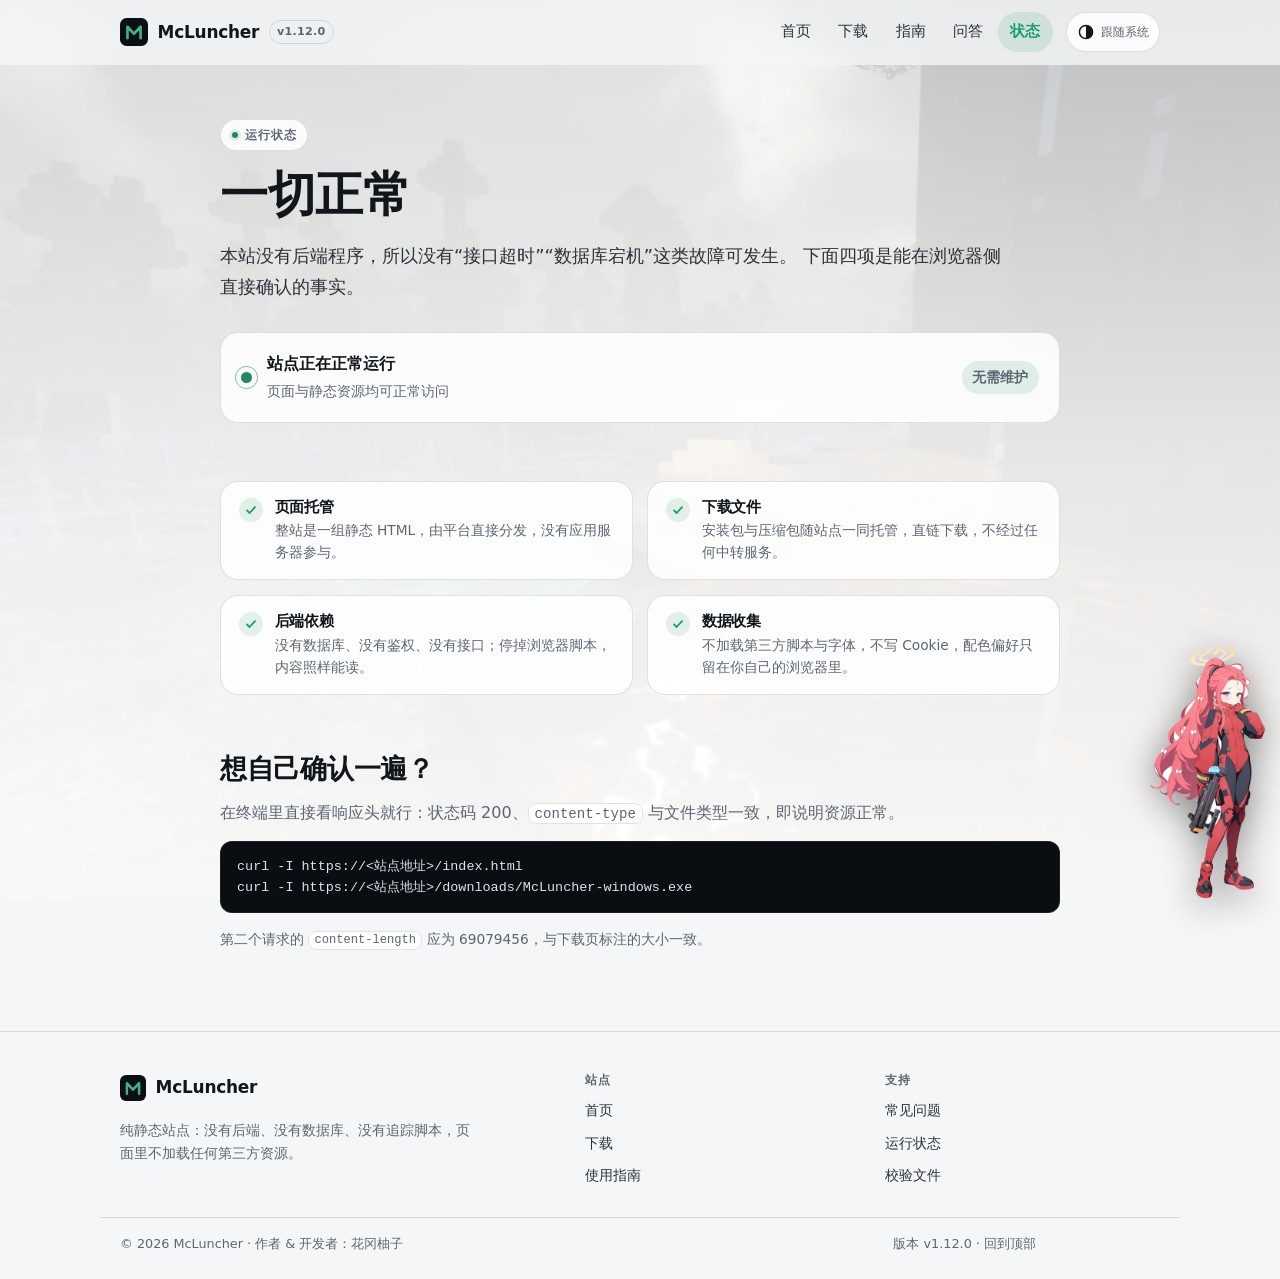
<file: status.html>
<!DOCTYPE html>
<html lang="zh-CN" data-theme="dark" data-theme-mode="auto">
<head>
<meta charset="utf-8">
<meta name="viewport" content="width=device-width, initial-scale=1">
<title>运行状态 · McLuncher</title>
<meta name="description" content="McLuncher 官网运行状态：静态托管、下载文件、后端依赖与数据收集情况一览。">
<meta name="color-scheme" content="dark light">
<meta name="theme-color" content="#080a0e" media="(prefers-color-scheme: dark)">
<meta name="theme-color" content="#f4f6f8" media="(prefers-color-scheme: light)">
<link rel="icon" href="assets/img/favicon.svg" type="image/svg+xml">
<link rel="stylesheet" href="assets/css/main.css">
<script>
  (function () {
    try {
      var m = localStorage.getItem("mc.theme") || "auto";
      var dark = m === "auto"
        ? (window.matchMedia && matchMedia("(prefers-color-scheme: dark)").matches)
        : m === "dark";
      var r = document.documentElement;
      r.setAttribute("data-theme-mode", m);
      r.setAttribute("data-theme", dark ? "dark" : "light");
      r.classList.add("has-js");
    } catch (e) {}
  })();
</script>
</head>
<body data-page="status">
<a class="skip" href="#main">跳到正文</a>

<header class="hdr" data-header data-scrolled="false" data-open="false">
  <div class="hdr__inner">
    <a class="brand" href="index.html" aria-label="McLuncher 首页">
      <svg width="28" height="28" viewBox="0 0 64 64" aria-hidden="true" focusable="false">
        <rect width="64" height="64" rx="15" fill="#0b0f14"></rect>
        <path d="M17 46V20l15 16 15-16v26" fill="none" stroke="#3fb27f" stroke-width="6"
              stroke-linecap="round" stroke-linejoin="round"></path>
      </svg>
      <span class="brand__text">McLuncher</span>
      <span class="brand__ver">v1.12.0</span>
    </a>

    <nav class="nav" aria-label="主导航">
      <ul class="nav__list">
        <li><a class="nav__link" href="index.html">首页</a></li>
        <li><a class="nav__link" href="download.html">下载</a></li>
        <li><a class="nav__link" href="guide.html">指南</a></li>
        <li><a class="nav__link" href="faq.html">问答</a></li>
        <li><a class="nav__link" href="status.html" aria-current="page">状态</a></li>
      </ul>
    </nav>

    <div class="hdr__tools">
      <button class="icon-btn" type="button" data-theme-toggle aria-label="切换配色">
        <svg class="icon-auto" width="18" height="18" viewBox="0 0 18 18" aria-hidden="true">
          <circle cx="9" cy="9" r="6.6" fill="none" stroke="currentColor" stroke-width="1.5"></circle>
          <path d="M9 2.4a6.6 6.6 0 0 1 0 13.2z" fill="currentColor"></path>
        </svg>
        <svg class="icon-sun" width="18" height="18" viewBox="0 0 18 18" aria-hidden="true">
          <circle cx="9" cy="9" r="3.6" fill="none" stroke="currentColor" stroke-width="1.5"></circle>
          <path d="M9 1v2M9 15v2M1 9h2M15 9h2M3.6 3.6l1.4 1.4M13 13l1.4 1.4M14.4 3.6L13 5M5 13l-1.4 1.4"
                stroke="currentColor" stroke-width="1.5" stroke-linecap="round"></path>
        </svg>
        <svg class="icon-moon" width="18" height="18" viewBox="0 0 18 18" aria-hidden="true">
          <path d="M14.8 11.4A6.2 6.2 0 0 1 6.6 3.2a6.6 6.6 0 1 0 8.2 8.2z" fill="none"
                stroke="currentColor" stroke-width="1.5" stroke-linejoin="round"></path>
        </svg>
        <span class="theme-label" data-theme-label>跟随系统</span>
      </button>
      <button class="icon-btn nav-toggle" type="button" data-nav-toggle aria-expanded="false" aria-label="打开导航菜单">
        <svg width="18" height="18" viewBox="0 0 18 18" aria-hidden="true">
          <path d="M2 4.5h14M2 9h14M2 13.5h14" stroke="currentColor" stroke-width="1.7"
                stroke-linecap="round"></path>
        </svg>
      </button>
    </div>
  </div>
</header>

<main id="main">
  <div class="wrap wrap--text">

    <div class="page-head">
      <p class="eyebrow">运行状态</p>
      <h1>一切正常</h1>
      <p class="lead">
        本站没有后端程序，所以没有“接口超时”“数据库宕机”这类故障可发生。
        下面四项是能在浏览器侧直接确认的事实。
      </p>
    </div>

    <section class="section" style="margin-top:1.4rem" data-reveal>
      <div class="status-hero">
        <span class="pulse" aria-hidden="true"></span>
        <div class="status-hero__text">
          <strong>站点正在正常运行</strong>
          <span>页面与静态资源均可正常访问</span>
        </div>
        <span class="chip chip--accent">无需维护</span>
      </div>
    </section>

    <section class="section" data-reveal>
      <div class="grid grid--2">
        <article class="check">
          <span class="check__dot" aria-hidden="true">
            <svg width="12" height="12" viewBox="0 0 12 12">
              <path d="M2 6.4 4.6 9 10 3.2" fill="none" stroke="currentColor"
                    stroke-width="1.8" stroke-linecap="round" stroke-linejoin="round"></path>
            </svg>
          </span>
          <div>
            <h3>页面托管</h3>
            <p>整站是一组静态 HTML，由平台直接分发，没有应用服务器参与。</p>
          </div>
        </article>

        <article class="check">
          <span class="check__dot" aria-hidden="true">
            <svg width="12" height="12" viewBox="0 0 12 12">
              <path d="M2 6.4 4.6 9 10 3.2" fill="none" stroke="currentColor"
                    stroke-width="1.8" stroke-linecap="round" stroke-linejoin="round"></path>
            </svg>
          </span>
          <div>
            <h3>下载文件</h3>
            <p>安装包与压缩包随站点一同托管，直链下载，不经过任何中转服务。</p>
          </div>
        </article>

        <article class="check">
          <span class="check__dot" aria-hidden="true">
            <svg width="12" height="12" viewBox="0 0 12 12">
              <path d="M2 6.4 4.6 9 10 3.2" fill="none" stroke="currentColor"
                    stroke-width="1.8" stroke-linecap="round" stroke-linejoin="round"></path>
            </svg>
          </span>
          <div>
            <h3>后端依赖</h3>
            <p>没有数据库、没有鉴权、没有接口；停掉浏览器脚本，内容照样能读。</p>
          </div>
        </article>

        <article class="check">
          <span class="check__dot" aria-hidden="true">
            <svg width="12" height="12" viewBox="0 0 12 12">
              <path d="M2 6.4 4.6 9 10 3.2" fill="none" stroke="currentColor"
                    stroke-width="1.8" stroke-linecap="round" stroke-linejoin="round"></path>
            </svg>
          </span>
          <div>
            <h3>数据收集</h3>
            <p>不加载第三方脚本与字体，不写 Cookie，配色偏好只留在你自己的浏览器里。</p>
          </div>
        </article>
      </div>
    </section>

    <section class="section" data-reveal>
      <h2>想自己确认一遍？</h2>
      <p class="muted">
        在终端里直接看响应头就行：状态码 200、<code>content-type</code> 与文件类型一致，即说明资源正常。
      </p>
      <pre class="code-block">curl -I https://&lt;站点地址&gt;/index.html
curl -I https://&lt;站点地址&gt;/downloads/McLuncher-windows.exe</pre>
      <p class="muted small">
        第二个请求的 <code>content-length</code> 应为 69079456，与下载页标注的大小一致。
      </p>
    </section>

  </div>
</main>

<footer class="ftr">
  <div class="ftr__inner">
    <div class="ftr__brand">
      <a class="brand" href="index.html">
        <svg width="26" height="26" viewBox="0 0 64 64" aria-hidden="true" focusable="false">
          <rect width="64" height="64" rx="15" fill="#0b0f14"></rect>
          <path d="M17 46V20l15 16 15-16v26" fill="none" stroke="#3fb27f" stroke-width="6"
                stroke-linecap="round" stroke-linejoin="round"></path>
        </svg>
        <span class="brand__text">McLuncher</span>
      </a>
      <p>纯静态站点：没有后端、没有数据库、没有追踪脚本，页面里不加载任何第三方资源。</p>
    </div>

    <div>
      <h4>站点</h4>
      <ul>
        <li><a href="index.html">首页</a></li>
        <li><a href="download.html">下载</a></li>
        <li><a href="guide.html">使用指南</a></li>
      </ul>
    </div>

    <div>
      <h4>支持</h4>
      <ul>
        <li><a href="faq.html">常见问题</a></li>
        <li><a href="status.html">运行状态</a></li>
        <li><a href="guide.html#verify">校验文件</a></li>
      </ul>
    </div>
  </div>

  <div class="ftr__bottom">
    <span>© <span data-year>2026</span> McLuncher · 作者 &amp; 开发者：花冈柚子</span>
    <span>版本 v1.12.0 · <a href="#main">回到顶部</a></span>
  </div>
</footer>

<script src="assets/js/site.js"></script>
</body>
</html>
</file>
<file: assets/css/main.css>
@charset "utf-8";
/* ==========================================================================
   McLuncher 官网 · 全局样式表
   --------------------------------------------------------------------------
   设计原则
     · 零框架、零外部字体、零第三方请求（整站可在离线环境完整渲染）
     · 暗色为主、单一强调色（绿），信息层级靠字重与留白而不是色块堆叠
     · 所有尺寸用 rem / clamp()，1440 → 320 宽度区间连续自适应
   结构
     1 设计令牌   2 基础重置   3 页头导航   4 通用排版   5 按钮
     6 首页模块   7 下载页     8 指南页     9 问答页     10 状态页
     11 页脚       12 站点向导（看板娘）    13 动效与可访问性
   ========================================================================== */

/* ==== 1 设计令牌 ========================================================= */
:root {
  color-scheme: dark;

  --bg: #080a0e;
  --surface: rgba(16, 20, 26, 0.88);
  --surface-strong: rgba(20, 25, 32, 0.96);
  --surface-flat: #11151b;
  --fg: #eef2f6;
  --fg-soft: #c6ced8;
  --muted: #8d97a3;

  --line: rgba(255, 255, 255, 0.1);
  --line-strong: rgba(255, 255, 255, 0.2);

  --accent: #3fb27f;
  --accent-hi: #59cb96;
  --accent-ink: #04150d;
  --accent-wash: rgba(63, 178, 127, 0.14);
  --warn: #e6a944;
  --warn-wash: rgba(230, 169, 68, 0.14);

  --shade-a: rgba(6, 8, 12, 0.72);
  --shade-b: rgba(6, 8, 12, 0.86);
  --shade-c: rgba(6, 8, 12, 0.97);

  /* 页头 / 页脚玻璃底色：显式给出，不依赖 color-mix() 等新特性 */
  --bar: rgba(8, 10, 14, 0.82);
  --bar-strong: rgba(8, 10, 14, 0.94);

  --shadow-sm: 0 2px 8px rgba(0, 0, 0, 0.3);
  --shadow-md: 0 14px 40px rgba(0, 0, 0, 0.38);
  --shadow-lg: 0 26px 70px rgba(0, 0, 0, 0.48);

  --r-lg: 18px;
  --r-md: 12px;
  --r-sm: 8px;
  --r-pill: 999px;

  --w: 1080px;
  --w-text: 880px;
  --header-h: 64px;

  --ease: cubic-bezier(0.22, 0.61, 0.36, 1);
  --font-sans: system-ui, -apple-system, "Segoe UI", Roboto, "PingFang SC",
    "Hiragino Sans GB", "Microsoft YaHei", sans-serif;
  --font-mono: ui-monospace, "Cascadia Code", "SFMono-Regular", Menlo, Consolas, monospace;
}

html[data-theme="light"] {
  color-scheme: light;

  --bg: #f4f6f8;
  --surface: rgba(255, 255, 255, 0.86);
  --surface-strong: rgba(255, 255, 255, 0.96);
  --surface-flat: #ffffff;
  --fg: #11161c;
  --fg-soft: #2b323b;
  --muted: #5c6673;

  --line: rgba(16, 22, 30, 0.12);
  --line-strong: rgba(16, 22, 30, 0.24);

  --accent: #1f8a5b;
  --accent-hi: #17a06a;
  --accent-ink: #ffffff;
  --accent-wash: rgba(31, 138, 91, 0.12);
  --warn: #a86a10;
  --warn-wash: rgba(168, 106, 16, 0.12);

  --shade-a: rgba(255, 255, 255, 0.74);
  --shade-b: rgba(255, 255, 255, 0.9);
  --shade-c: rgba(255, 255, 255, 0.97);

  --bar: rgba(244, 246, 248, 0.78);
  --bar-strong: rgba(244, 246, 248, 0.94);

  --shadow-md: 0 14px 36px rgba(16, 22, 30, 0.12);
  --shadow-lg: 0 24px 60px rgba(16, 22, 30, 0.16);
}

/* ==== 2 基础重置 ========================================================= */
*,
*::before,
*::after {
  box-sizing: border-box;
}

html {
  -webkit-text-size-adjust: 100%;
  scroll-behavior: smooth;
  scroll-padding-top: calc(var(--header-h) + 16px);
}

body {
  margin: 0;
  min-height: 100vh;
  background: var(--bg);
  color: var(--fg);
  font: 400 1rem/1.68 var(--font-sans);
  -webkit-font-smoothing: antialiased;
  overflow-x: hidden;
}

/* 每页整幅壁纸：伪元素固定定位，避免移动端 background-attachment: fixed 抖动 */
body::before {
  content: "";
  position: fixed;
  inset: 0;
  z-index: -2;
  background: var(--wall, none) center top / cover no-repeat;
  transform: translateZ(0);
}

body::after {
  content: "";
  position: fixed;
  inset: 0;
  z-index: -1;
  background: linear-gradient(
    180deg,
    var(--shade-a) 0%,
    var(--shade-b) 52%,
    var(--shade-c) 100%
  );
}

body[data-page="home"] { --wall: url("../img/wall/wall-home.jpg"); }
body[data-page="download"] { --wall: url("../img/wall/wall-download.webp"); }
body[data-page="guide"] { --wall: url("../img/wall/wall-guide.webp"); }
body[data-page="faq"] { --wall: url("../img/wall/wall-faq.avif"); }
body[data-page="status"] { --wall: url("../img/wall/wall-status.webp"); }
body[data-page="notfound"] { --wall: url("../img/wall/wall-index.avif"); }

img {
  max-width: 100%;
  height: auto;
  display: block;
}

a {
  color: var(--accent-hi);
  text-decoration: none;
  text-underline-offset: 3px;
}

a:hover {
  text-decoration: underline;
}

h1, h2, h3, h4 {
  margin: 0 0 0.5em;
  line-height: 1.24;
  letter-spacing: -0.01em;
  font-weight: 700;
}

h1 { font-size: clamp(1.9rem, 1.2rem + 2.8vw, 3rem); }
h2 { font-size: clamp(1.3rem, 1.1rem + 0.9vw, 1.7rem); }
h3 { font-size: 1.05rem; }

p { margin: 0 0 0.9em; }
p:last-child { margin-bottom: 0; }

ul, ol { margin: 0 0 0.9em; padding-left: 1.25em; }
li { margin-bottom: 0.4em; }
li:last-child { margin-bottom: 0; }

code, kbd, samp, pre { font-family: var(--font-mono); }

code {
  padding: 0.12em 0.42em;
  border: 1px solid var(--line);
  border-radius: var(--r-sm);
  background: var(--surface-flat);
  font-size: 0.88em;
  word-break: break-word;
}

kbd {
  display: inline-block;
  min-width: 1.9em;
  padding: 0.1em 0.45em;
  border: 1px solid var(--line-strong);
  border-bottom-width: 2px;
  border-radius: 6px;
  background: var(--surface-flat);
  font-size: 0.82em;
  text-align: center;
  white-space: nowrap;
}

hr {
  height: 1px;
  margin: 2rem 0;
  border: 0;
  background: var(--line);
}

::selection {
  background: var(--accent);
  color: var(--accent-ink);
}

/* ==== 3 页头导航 ========================================================= */
.hdr {
  position: sticky;
  top: 0;
  z-index: 60;
  border-bottom: 1px solid transparent;
  background: var(--bar);
  transition: border-color 0.25s var(--ease), background 0.25s var(--ease);
}

@supports (backdrop-filter: blur(1px)) {
  .hdr { backdrop-filter: blur(14px) saturate(140%); }
}

.hdr[data-scrolled="true"] {
  border-bottom-color: var(--line);
  background: var(--bar-strong);
  box-shadow: var(--shadow-sm);
}

.hdr__inner {
  display: flex;
  align-items: center;
  gap: 0.5rem;
  width: 100%;
  max-width: var(--w);
  min-height: var(--header-h);
  margin: 0 auto;
  padding: 0 1.25rem;
}

.brand {
  display: inline-flex;
  align-items: center;
  gap: 0.6rem;
  color: var(--fg);
  font-weight: 800;
  letter-spacing: -0.015em;
  white-space: nowrap;
}

.brand:hover { text-decoration: none; }
.brand svg { flex: none; }
.brand__text { font-size: 1.06rem; }

.brand__ver {
  padding: 0.1rem 0.45rem;
  border: 1px solid var(--line);
  border-radius: var(--r-pill);
  color: var(--muted);
  font-size: 0.7rem;
  font-weight: 600;
  letter-spacing: 0.02em;
}

.nav { margin-left: auto; }

.nav__list {
  display: flex;
  align-items: center;
  gap: 0.15rem;
  margin: 0;
  padding: 0;
  list-style: none;
}

.nav__list li { margin: 0; }

.nav__link {
  display: block;
  padding: 0.45rem 0.78rem;
  border-radius: var(--r-pill);
  color: var(--fg-soft);
  font-size: 0.94rem;
  font-weight: 500;
  transition: color 0.18s var(--ease), background 0.18s var(--ease);
}

.nav__link:hover {
  background: var(--accent-wash);
  color: var(--fg);
  text-decoration: none;
}

.nav__link[aria-current="page"] {
  background: var(--accent-wash);
  color: var(--accent-hi);
  font-weight: 600;
}

.hdr__tools {
  display: flex;
  align-items: center;
  gap: 0.4rem;
  margin-left: 0.35rem;
}

.icon-btn {
  display: inline-flex;
  align-items: center;
  justify-content: center;
  gap: 0.4rem;
  min-width: 2.5rem;
  height: 2.5rem;
  padding: 0 0.6rem;
  border: 1px solid var(--line);
  border-radius: var(--r-pill);
  background: var(--surface);
  color: var(--fg);
  font: inherit;
  font-size: 0.82rem;
  cursor: pointer;
  transition: border-color 0.18s var(--ease), background 0.18s var(--ease),
    transform 0.18s var(--ease);
}

.icon-btn:hover {
  border-color: var(--line-strong);
  background: var(--surface-strong);
}

.icon-btn:active { transform: scale(0.96); }
.icon-btn svg { flex: none; }

/* 三种配色：auto 显示系统图标，light / dark 显示对应图标 */
.icon-btn .icon-sun,
.icon-btn .icon-moon { display: none; }

html[data-theme-mode="light"] .icon-btn .icon-sun { display: block; }
html[data-theme-mode="dark"] .icon-btn .icon-moon { display: block; }
html[data-theme-mode="light"] .icon-btn .icon-auto,
html[data-theme-mode="dark"] .icon-btn .icon-auto { display: none; }

.theme-label {
  color: var(--muted);
  font-size: 0.78rem;
  white-space: nowrap;
}

.nav-toggle { display: none; }

/* 移动端：导航折叠为页头下方的抽屉面板 */
@media (max-width: 860px) {
  .nav-toggle { display: inline-flex; }

  .theme-label { display: none; }

  .nav {
    position: fixed;
    top: var(--header-h);
    left: 0;
    right: 0;
    margin: 0;
    padding: 0.6rem 0.9rem 0.9rem;
    border-bottom: 1px solid var(--line);
    background: var(--bar-strong);
    box-shadow: var(--shadow-md);
    opacity: 0;
    visibility: hidden;
    transform: translateY(-0.5rem);
    transition: opacity 0.2s var(--ease), transform 0.2s var(--ease),
      visibility 0.2s;
  }

  @supports (backdrop-filter: blur(1px)) {
    .nav { backdrop-filter: blur(18px); }
  }

  .hdr[data-open="true"] .nav {
    opacity: 1;
    visibility: visible;
    transform: none;
  }

  .nav__list {
    display: grid;
    gap: 0.15rem;
  }

  .nav__link {
    padding: 0.72rem 0.9rem;
    border-radius: var(--r-md);
    font-size: 1rem;
  }
}

/* ==== 4 通用排版与布局 =================================================== */
.wrap {
  width: 100%;
  max-width: var(--w);
  margin: 0 auto;
  padding: 0 1.25rem;
}

.wrap--text { max-width: var(--w-text); }

main { display: block; }

.page-head {
  padding: clamp(2rem, 5vw, 3.4rem) 0 0.5rem;
}

.page-head h1 { margin-bottom: 0.35em; }

.eyebrow {
  display: inline-flex;
  align-items: center;
  gap: 0.45rem;
  margin-bottom: 0.9rem;
  padding: 0.28rem 0.7rem;
  border: 1px solid var(--line);
  border-radius: var(--r-pill);
  background: var(--surface);
  color: var(--muted);
  font-size: 0.76rem;
  font-weight: 600;
  letter-spacing: 0.06em;
  text-transform: uppercase;
}

.eyebrow::before {
  content: "";
  width: 6px;
  height: 6px;
  border-radius: 50%;
  background: var(--accent);
  box-shadow: 0 0 0 3px var(--accent-wash);
}

.lead {
  max-width: 44em;
  color: var(--fg-soft);
  font-size: clamp(1rem, 0.96rem + 0.3vw, 1.12rem);
}

.muted { color: var(--muted); }
.small { font-size: 0.86rem; }

.panel {
  padding: clamp(1.15rem, 2.4vw, 1.7rem);
  border: 1px solid var(--line);
  border-radius: var(--r-lg);
  background: var(--surface);
  box-shadow: var(--shadow-md);
}

@supports (backdrop-filter: blur(1px)) {
  .panel { backdrop-filter: blur(14px); }
}

.section {
  margin-top: clamp(2.2rem, 5vw, 3.6rem);
}

.section__head {
  display: flex;
  align-items: baseline;
  justify-content: space-between;
  gap: 1rem;
  flex-wrap: wrap;
  margin-bottom: 1rem;
}

.section__head h2 { margin: 0; }

.grid {
  display: grid;
  gap: 0.9rem;
  grid-template-columns: repeat(auto-fit, minmax(min(100%, 15rem), 1fr));
}

/* 六张能力卡片：宽屏固定三列，避免 4+2 的残缺行 */
@media (min-width: 900px) {
  .grid--3 { grid-template-columns: repeat(3, minmax(0, 1fr)); }
}

/* 四张同质卡片：两列两行，比 3+1 整齐 */
@media (min-width: 700px) {
  .grid--2 { grid-template-columns: repeat(2, minmax(0, 1fr)); }
}

.card {
  padding: 1.15rem 1.2rem;
  border: 1px solid var(--line);
  border-radius: var(--r-lg);
  background: var(--surface);
  transition: border-color 0.2s var(--ease), transform 0.2s var(--ease);
}

@supports (backdrop-filter: blur(1px)) {
  .card { backdrop-filter: blur(12px); }
}

.card:hover {
  border-color: var(--line-strong);
  transform: translateY(-2px);
}

.card h3 { margin-bottom: 0.35em; }

/* 整卡可点（404 页的入口卡） */
a.card { color: inherit; }
a.card:hover { text-decoration: none; border-color: var(--accent); }

.card p {
  margin: 0;
  color: var(--muted);
  font-size: 0.93rem;
}

.card__icon {
  display: grid;
  place-items: center;
  width: 2.35rem;
  height: 2.35rem;
  margin-bottom: 0.75rem;
  border: 1px solid var(--line);
  border-radius: var(--r-md);
  background: var(--accent-wash);
  color: var(--accent-hi);
}

/* ==== 5 按钮 ============================================================= */
.btn {
  display: inline-flex;
  align-items: center;
  justify-content: center;
  gap: 0.5rem;
  padding: 0.66rem 1.15rem;
  border: 1px solid var(--line-strong);
  border-radius: var(--r-pill);
  background: var(--surface);
  color: var(--fg);
  font: inherit;
  font-size: 0.95rem;
  font-weight: 600;
  line-height: 1.2;
  cursor: pointer;
  transition: transform 0.16s var(--ease), background 0.18s var(--ease),
    border-color 0.18s var(--ease), box-shadow 0.18s var(--ease);
}

.btn:hover {
  border-color: var(--accent);
  text-decoration: none;
  transform: translateY(-1px);
}

.btn:active { transform: translateY(0) scale(0.99); }

.btn--primary {
  border-color: transparent;
  background: linear-gradient(180deg, var(--accent-hi), var(--accent));
  color: var(--accent-ink);
  box-shadow: 0 10px 24px -10px rgba(63, 178, 127, 0.75);
}

.btn--primary:hover {
  background: linear-gradient(180deg, var(--accent-hi), var(--accent-hi));
  box-shadow: 0 14px 30px -12px rgba(63, 178, 127, 0.9);
}

.btn--lg {
  padding: 0.85rem 1.6rem;
  font-size: 1.02rem;
}

.btn--block { width: 100%; }
.btn svg { flex: none; }

.actions {
  display: flex;
  flex-wrap: wrap;
  gap: 0.65rem;
}

/* ==== 6 首页 ============================================================= */
.hero {
  position: relative;
  padding: clamp(2.4rem, 7vw, 5rem) 0 clamp(1.6rem, 3vw, 2.4rem);
}

.hero::before {
  content: "";
  position: absolute;
  top: -20%;
  left: 50%;
  width: min(680px, 92vw);
  height: min(680px, 92vw);
  transform: translateX(-50%);
  background: radial-gradient(circle, var(--accent-wash), transparent 68%);
  pointer-events: none;
  z-index: -1;
}

.hero__title {
  margin: 0 0 0.35em;
  font-size: clamp(2.4rem, 1.4rem + 4.6vw, 4.2rem);
  font-weight: 800;
  letter-spacing: -0.035em;
  line-height: 1.05;
}

.hero__title span {
  background: linear-gradient(120deg, var(--accent-hi), var(--accent));
  -webkit-background-clip: text;
  background-clip: text;
  color: transparent;
}

.hero__lead {
  max-width: 36em;
  margin: 0 0 1.5rem;
  color: var(--fg-soft);
  font-size: clamp(1rem, 0.94rem + 0.5vw, 1.2rem);
  line-height: 1.6;
}

.hero .actions { margin-bottom: 1.3rem; }

.facts {
  display: flex;
  flex-wrap: wrap;
  gap: 0.45rem 1.15rem;
  margin: 0;
  padding: 0;
  list-style: none;
  color: var(--muted);
  font-size: 0.88rem;
}

.facts li {
  display: flex;
  align-items: center;
  gap: 0.45rem;
  margin: 0;
  white-space: nowrap;
}

.facts li::before {
  content: "";
  width: 5px;
  height: 5px;
  border-radius: 50%;
  background: var(--accent);
  opacity: 0.85;
}

.steps {
  display: grid;
  gap: 0.9rem;
  margin: 0;
  padding: 0;
  list-style: none;
  counter-reset: step;
  grid-template-columns: repeat(auto-fit, minmax(min(100%, 15rem), 1fr));
}

.step {
  position: relative;
  padding: 1.15rem 1.2rem 1.2rem;
  border: 1px solid var(--line);
  border-radius: var(--r-lg);
  background: var(--surface);
  counter-increment: step;
}

@supports (backdrop-filter: blur(1px)) {
  .step { backdrop-filter: blur(12px); }
}

.step::before {
  content: counter(step, decimal-leading-zero);
  display: block;
  margin-bottom: 0.55rem;
  color: var(--accent-hi);
  font-family: var(--font-mono);
  font-size: 0.8rem;
  font-weight: 700;
  letter-spacing: 0.08em;
}

.step h3 { margin-bottom: 0.3em; font-size: 1rem; }

.step p {
  margin: 0;
  color: var(--muted);
  font-size: 0.92rem;
}

.spec {
  display: grid;
  gap: 0;
  margin: 0;
  padding: 0;
}

.spec__row {
  display: grid;
  grid-template-columns: 7.5rem 1fr;
  gap: 1rem;
  padding: 0.7rem 0;
  border-bottom: 1px dashed var(--line);
}

.spec__row:last-child { border-bottom: 0; }

.spec dt {
  color: var(--muted);
  font-size: 0.88rem;
}

.spec dd {
  margin: 0;
  color: var(--fg-soft);
  font-size: 0.92rem;
}

/* ==== 7 下载页 =========================================================== */
.dl {
  position: relative;
  overflow: hidden;
  padding: clamp(1.25rem, 3vw, 2rem);
  border: 1px solid var(--line-strong);
  border-radius: var(--r-lg);
  background: var(--surface-strong);
  box-shadow: var(--shadow-lg);
}

.dl::before {
  content: "";
  position: absolute;
  inset: 0 0 auto 0;
  height: 3px;
  background: linear-gradient(90deg, var(--accent), transparent 70%);
}

.dl__top {
  display: flex;
  align-items: flex-start;
  justify-content: space-between;
  gap: 1rem;
  flex-wrap: wrap;
  margin-bottom: 1.1rem;
}

.dl__name {
  margin: 0 0 0.15rem;
  font-size: clamp(1.15rem, 1rem + 0.7vw, 1.45rem);
}

.dl__sub {
  margin: 0;
  color: var(--muted);
  font-size: 0.88rem;
}

.chips {
  display: flex;
  flex-wrap: wrap;
  gap: 0.4rem;
}

.chip {
  display: inline-flex;
  align-items: center;
  gap: 0.35rem;
  padding: 0.22rem 0.6rem;
  border: 1px solid var(--line);
  border-radius: var(--r-pill);
  background: var(--surface-flat);
  color: var(--muted);
  font-size: 0.76rem;
  font-weight: 600;
  white-space: nowrap;
}

.chip--accent {
  border-color: transparent;
  background: var(--accent-wash);
  color: var(--accent-hi);
}

.dl__meta {
  display: grid;
  gap: 0.55rem;
  margin: 0 0 1.15rem;
  padding: 0 0 1.15rem;
  border-bottom: 1px solid var(--line);
  grid-template-columns: repeat(auto-fit, minmax(min(100%, 9rem), 1fr));
}

.dl__meta div { min-width: 0; }

.dl__meta dt {
  color: var(--muted);
  font-size: 0.76rem;
  letter-spacing: 0.03em;
}

.dl__meta dd {
  margin: 0.1rem 0 0;
  color: var(--fg);
  font-size: 0.92rem;
  font-weight: 600;
}

.sha {
  display: flex;
  align-items: flex-start;
  flex-wrap: wrap;
  gap: 0.6rem;
  margin-top: 0.9rem;
  padding: 0.65rem 0.75rem;
  border: 1px dashed var(--line-strong);
  border-radius: var(--r-md);
  background: var(--surface);
}

.sha__label {
  flex: none;
  padding-top: 0.1rem;
  color: var(--muted);
  font-size: 0.72rem;
  font-weight: 700;
  letter-spacing: 0.06em;
}

.sha__value {
  min-width: 0;
  flex: 1;
  color: var(--fg-soft);
  font-family: var(--font-mono);
  font-size: 0.76rem;
  line-height: 1.55;
  word-break: break-all;
  user-select: all;
}

.copy-btn {
  flex: none;
  margin-left: auto;
  padding: 0.3rem 0.55rem;
  border: 1px solid var(--line);
  border-radius: var(--r-sm);
  background: var(--surface-flat);
  color: var(--muted);
  font: inherit;
  font-size: 0.74rem;
  cursor: pointer;
  transition: color 0.18s var(--ease), border-color 0.18s var(--ease);
}

.copy-btn:hover {
  border-color: var(--accent);
  color: var(--accent-hi);
}

.copy-btn[data-copied="true"] {
  border-color: var(--accent);
  color: var(--accent-hi);
}

.notice {
  padding: 1rem 1.1rem;
  border: 1px solid var(--line);
  border-left: 3px solid var(--warn);
  border-radius: var(--r-md);
  background: var(--warn-wash);
}

.notice__title {
  display: flex;
  align-items: center;
  gap: 0.5rem;
  margin: 0 0 0.55rem;
  color: var(--fg);
  font-size: 0.92rem;
  font-weight: 700;
}

.notice ul {
  margin: 0;
  padding-left: 1.1rem;
  color: var(--fg-soft);
  font-size: 0.9rem;
}

.notice li { margin-bottom: 0.55em; line-height: 1.65; }
.notice li strong { color: var(--fg); }

.code-block {
  margin: 0 0 0.9rem;
  padding: 0.85rem 1rem;
  overflow-x: auto;
  border: 1px solid rgba(255, 255, 255, 0.08);
  border-radius: var(--r-md);
  background: #0a0d12;
  color: #dbe3ec;
  font-size: 0.84rem;
  line-height: 1.6;
  white-space: pre;
}

/* ==== 8 指南页 =========================================================== */
.doc {
  display: grid;
  gap: clamp(1.4rem, 3vw, 2.4rem);
  grid-template-columns: 13.5rem minmax(0, 1fr);
  align-items: start;
  padding-bottom: 1rem;
}

.toc {
  position: sticky;
  top: calc(var(--header-h) + 1.25rem);
  padding: 0.9rem 1rem;
  border: 1px solid var(--line);
  border-radius: var(--r-lg);
  background: var(--surface);
  font-size: 0.88rem;
}

@supports (backdrop-filter: blur(1px)) {
  .toc { backdrop-filter: blur(12px); }
}

.toc__title {
  margin: 0 0 0.5rem;
  color: var(--muted);
  font-size: 0.72rem;
  font-weight: 700;
  letter-spacing: 0.08em;
  text-transform: uppercase;
}

.toc ol {
  margin: 0;
  padding: 0;
  list-style: none;
  counter-reset: toc;
}

.toc li {
  margin: 0;
  counter-increment: toc;
}

.toc a {
  display: flex;
  gap: 0.5rem;
  padding: 0.3rem 0.35rem;
  border-radius: var(--r-sm);
  color: var(--fg-soft);
}

.toc a::before {
  content: counter(toc);
  flex: none;
  width: 1.15em;
  color: var(--muted);
  font-family: var(--font-mono);
  font-size: 0.78rem;
}

.toc a:hover {
  background: var(--accent-wash);
  color: var(--fg);
  text-decoration: none;
}

.doc__body > section { margin-bottom: clamp(1.8rem, 4vw, 2.8rem); }
.doc__body > section:last-child { margin-bottom: 0; }

.doc__body h2 {
  padding-bottom: 0.4rem;
  border-bottom: 1px solid var(--line);
  scroll-margin-top: calc(var(--header-h) + 1rem);
}

.doc__body h3 { margin-top: 1.3rem; }

.doc__body p,
.doc__body li { color: var(--fg-soft); font-size: 0.97rem; }

.shortcuts {
  width: 100%;
  border-collapse: collapse;
  font-size: 0.92rem;
}

.shortcuts th,
.shortcuts td {
  padding: 0.55rem 0.6rem;
  border-bottom: 1px solid var(--line);
  text-align: left;
  vertical-align: top;
}

.shortcuts th {
  color: var(--muted);
  font-size: 0.76rem;
  font-weight: 700;
  letter-spacing: 0.05em;
  text-transform: uppercase;
}

.shortcuts td:first-child { white-space: nowrap; }
.shortcuts tr:last-child td { border-bottom: 0; }

@media (max-width: 900px) {
  .doc {
    grid-template-columns: minmax(0, 1fr);
    gap: 1.1rem;
  }

  .toc {
    position: static;
    padding: 0.8rem;
  }

  .toc ol {
    display: flex;
    flex-wrap: wrap;
    gap: 0.4rem;
  }

  .toc a {
    white-space: nowrap;
    border: 1px solid var(--line);
    border-radius: var(--r-pill);
    padding: 0.28rem 0.7rem;
    font-size: 0.84rem;
  }

  .toc a::before { display: none; }
}

/* ==== 9 问答页 =========================================================== */
.faq-tools {
  display: flex;
  align-items: center;
  gap: 0.7rem;
  margin: 0 0 1.1rem;
  flex-wrap: wrap;
}

.search {
  position: relative;
  flex: 1 1 16rem;
  min-width: 0;
}

.search svg {
  position: absolute;
  top: 50%;
  left: 0.8rem;
  transform: translateY(-50%);
  color: var(--muted);
  pointer-events: none;
}

.search input {
  width: 100%;
  padding: 0.62rem 0.9rem 0.62rem 2.3rem;
  border: 1px solid var(--line-strong);
  border-radius: var(--r-pill);
  background: var(--surface);
  color: var(--fg);
  font: inherit;
  font-size: 0.92rem;
  transition: border-color 0.18s var(--ease);
}

.search input::placeholder { color: var(--muted); }
.search input:focus { border-color: var(--accent); outline: none; }

.faq-count {
  color: var(--muted);
  font-size: 0.84rem;
  white-space: nowrap;
}

.faq-list { display: grid; gap: 0.6rem; }

.faq-item {
  border: 1px solid var(--line);
  border-radius: var(--r-md);
  background: var(--surface);
  overflow: hidden;
}

@supports (backdrop-filter: blur(1px)) {
  .faq-item { backdrop-filter: blur(12px); }
}

.faq-item[open] { border-color: var(--line-strong); }

.faq-item summary {
  display: flex;
  align-items: center;
  gap: 0.7rem;
  padding: 0.9rem 1rem;
  color: var(--fg);
  font-size: 0.97rem;
  font-weight: 600;
  cursor: pointer;
  list-style: none;
}

.faq-item summary::-webkit-details-marker { display: none; }

.faq-item summary::after {
  content: "";
  flex: none;
  width: 0.5rem;
  height: 0.5rem;
  margin-left: auto;
  border-right: 2px solid var(--muted);
  border-bottom: 2px solid var(--muted);
  transform: rotate(45deg) translateY(-2px);
  transition: transform 0.2s var(--ease);
}

.faq-item[open] summary::after {
  transform: rotate(225deg) translateY(-2px);
  border-color: var(--accent);
}

.faq-item__body {
  padding: 0 1rem 0.95rem;
  color: var(--fg-soft);
  font-size: 0.94rem;
  line-height: 1.72;
}

.faq-item__body p { margin: 0 0 0.6em; }
.faq-item__body p:last-child { margin-bottom: 0; }
.faq-empty { display: none; padding: 1.2rem; text-align: center; color: var(--muted); }
.faq-empty[data-show="true"] { display: block; }
.faq-item[hidden] { display: none; }

/* ==== 10 状态页 ========================================================== */
.status-hero {
  display: flex;
  align-items: center;
  gap: 0.9rem;
  flex-wrap: wrap;
  padding: 1.1rem 1.25rem;
  border: 1px solid var(--line);
  border-radius: var(--r-lg);
  background: var(--surface);
}

@supports (backdrop-filter: blur(1px)) {
  .status-hero { backdrop-filter: blur(12px); }
}

.pulse {
  position: relative;
  flex: none;
  width: 0.7rem;
  height: 0.7rem;
  border-radius: 50%;
  background: var(--accent);
}

.pulse::after {
  content: "";
  position: absolute;
  inset: -0.35rem;
  border-radius: 50%;
  border: 1px solid var(--accent);
  opacity: 0.55;
  animation: pulse 2.4s var(--ease) infinite;
}

.status-hero__text { min-width: 0; }

.status-hero strong { display: block; font-size: 1rem; }

.status-hero span {
  color: var(--muted);
  font-size: 0.86rem;
}

.status-hero .chip { margin-left: auto; }

.check {
  display: flex;
  align-items: flex-start;
  gap: 0.75rem;
  padding: 1rem 1.1rem;
  border: 1px solid var(--line);
  border-radius: var(--r-lg);
  background: var(--surface);
}

.check__dot {
  display: grid;
  place-items: center;
  flex: none;
  width: 1.5rem;
  height: 1.5rem;
  border-radius: 50%;
  background: var(--accent-wash);
  color: var(--accent-hi);
}

.check h3 { margin: 0 0 0.2em; font-size: 0.95rem; }

.check p {
  margin: 0;
  color: var(--muted);
  font-size: 0.86rem;
  line-height: 1.6;
}

/* ==== 11 页脚 ============================================================ */
.ftr {
  margin-top: clamp(3rem, 7vw, 5rem);
  border-top: 1px solid var(--line);
  background: var(--bar);
}

@supports (backdrop-filter: blur(1px)) {
  .ftr { backdrop-filter: blur(14px); }
}

.ftr__inner {
  display: grid;
  gap: 1.6rem;
  grid-template-columns: minmax(0, 1.6fr) repeat(2, minmax(0, 1fr));
  max-width: var(--w);
  margin: 0 auto;
  padding: clamp(1.8rem, 4vw, 2.6rem) 1.25rem 1.4rem;
}

.ftr__brand p {
  max-width: 26em;
  margin: 0.6rem 0 0;
  color: var(--muted);
  font-size: 0.86rem;
  line-height: 1.65;
}

.ftr h4 {
  margin: 0 0 0.6rem;
  color: var(--muted);
  font-size: 0.72rem;
  font-weight: 700;
  letter-spacing: 0.08em;
  text-transform: uppercase;
}

.ftr ul {
  margin: 0;
  padding: 0;
  list-style: none;
}

.ftr li { margin-bottom: 0.35rem; }

.ftr ul a {
  color: var(--fg-soft);
  font-size: 0.88rem;
}

.ftr ul a:hover { color: var(--accent-hi); }

.ftr__bottom {
  display: flex;
  align-items: center;
  justify-content: space-between;
  gap: 0.8rem;
  flex-wrap: wrap;
  max-width: var(--w);
  margin: 0 auto;
  padding: 0.9rem 9rem 1.6rem 1.25rem;
  border-top: 1px solid var(--line);
  color: var(--muted);
  font-size: 0.8rem;
}

.ftr__bottom a { color: var(--muted); }
.ftr__bottom a:hover { color: var(--accent-hi); }

@media (max-width: 760px) {
  .ftr__inner { grid-template-columns: minmax(0, 1fr) minmax(0, 1fr); }
  .ftr__brand { grid-column: 1 / -1; }
}

/* ==== 12 站点向导（看板娘） ============================================== */
.guide {
  position: fixed;
  right: max(0.9rem, env(safe-area-inset-right));
  bottom: 0;
  z-index: 70;
  display: flex;
  flex-direction: column;
  align-items: flex-end;
  gap: 0.5rem;
  pointer-events: none;
}

.guide[data-hidden="true"] { display: none; }

.guide__bubble {
  position: relative;
  max-width: 15.5rem;
  padding: 0.7rem 1.9rem 0.7rem 0.85rem;
  border: 1px solid var(--line-strong);
  border-radius: 0.85rem;
  background: var(--surface-strong);
  color: var(--fg);
  font-size: 0.86rem;
  line-height: 1.55;
  box-shadow: var(--shadow-md);
  pointer-events: auto;
  opacity: 0;
  transform: translateY(0.4rem);
  transition: opacity 0.25s var(--ease), transform 0.25s var(--ease);
}

@supports (backdrop-filter: blur(1px)) {
  .guide__bubble { backdrop-filter: blur(12px); }
}

.guide__bubble[data-show="true"] {
  opacity: 1;
  transform: none;
}

.guide__bubble::after {
  content: "";
  position: absolute;
  right: 1.6rem;
  bottom: -0.4rem;
  width: 0.7rem;
  height: 0.7rem;
  border-right: 1px solid var(--line-strong);
  border-bottom: 1px solid var(--line-strong);
  background: var(--surface-strong);
  transform: rotate(45deg);
}

.guide__close {
  position: absolute;
  top: 0.25rem;
  right: 0.3rem;
  width: 1.35rem;
  height: 1.35rem;
  padding: 0;
  border: 0;
  border-radius: 50%;
  background: transparent;
  color: var(--muted);
  font-size: 0.9rem;
  line-height: 1;
  cursor: pointer;
}

.guide__close:hover { color: var(--fg); background: var(--accent-wash); }

.guide__char {
  pointer-events: auto;
  width: 7.2rem;
  padding: 0;
  border: 0;
  background: none;
  cursor: pointer;
  filter: drop-shadow(0 8px 18px rgba(0, 0, 0, 0.45));
  transform-origin: bottom center;
  transition: transform 0.22s var(--ease);
  animation: float 5.5s ease-in-out infinite;
}

.guide__char:hover { transform: scale(1.05) translateY(-2px); }
.guide__char:active { transform: scale(0.98); }
.guide__char img { width: 100%; }

@media (max-width: 600px) {
  .ftr__bottom { padding-right: 6.5rem; }
  .guide__char { width: 5.4rem; }
  .guide__bubble { max-width: 12.5rem; font-size: 0.8rem; }
}

/* ==== 13 动效与可访问性 ================================================== */
@keyframes pulse {
  0% { transform: scale(0.7); opacity: 0.6; }
  70% { transform: scale(1.5); opacity: 0; }
  100% { transform: scale(1.5); opacity: 0; }
}

@keyframes float {
  0%, 100% { translate: 0 0; }
  50% { translate: 0 -0.35rem; }
}

/* 渐显只在脚本可用时启用：没有 JS 时内容是直接可见的，绝不会“隐身” */
html.has-js [data-reveal] {
  opacity: 0;
  transform: translateY(0.9rem);
  transition: opacity 0.55s var(--ease), transform 0.55s var(--ease);
}

html.has-js [data-reveal][data-in="true"] {
  opacity: 1;
  transform: none;
}

.skip {
  position: absolute;
  left: -99rem;
  top: 0.5rem;
  z-index: 100;
  padding: 0.6rem 1rem;
  border-radius: var(--r-pill);
  background: var(--accent);
  color: var(--accent-ink);
  font-weight: 700;
}

.skip:focus { left: 0.8rem; }

:focus-visible {
  outline: 2px solid var(--accent-hi);
  outline-offset: 2px;
  border-radius: 4px;
}

@media (prefers-reduced-motion: reduce) {
  html { scroll-behavior: auto; }
  *,
  *::before,
  *::after {
    animation-duration: 0.001ms !important;
    animation-iteration-count: 1 !important;
    transition-duration: 0.001ms !important;
  }
  [data-reveal] { opacity: 1; transform: none; }
}

@media print {
  body::before,
  body::after,
  .hdr,
  .ftr,
  .guide { display: none; }
  body { background: #fff; color: #000; }
  .panel, .card, .step, .dl, .faq-item { border-color: #ccc; box-shadow: none; }
}
</file>
